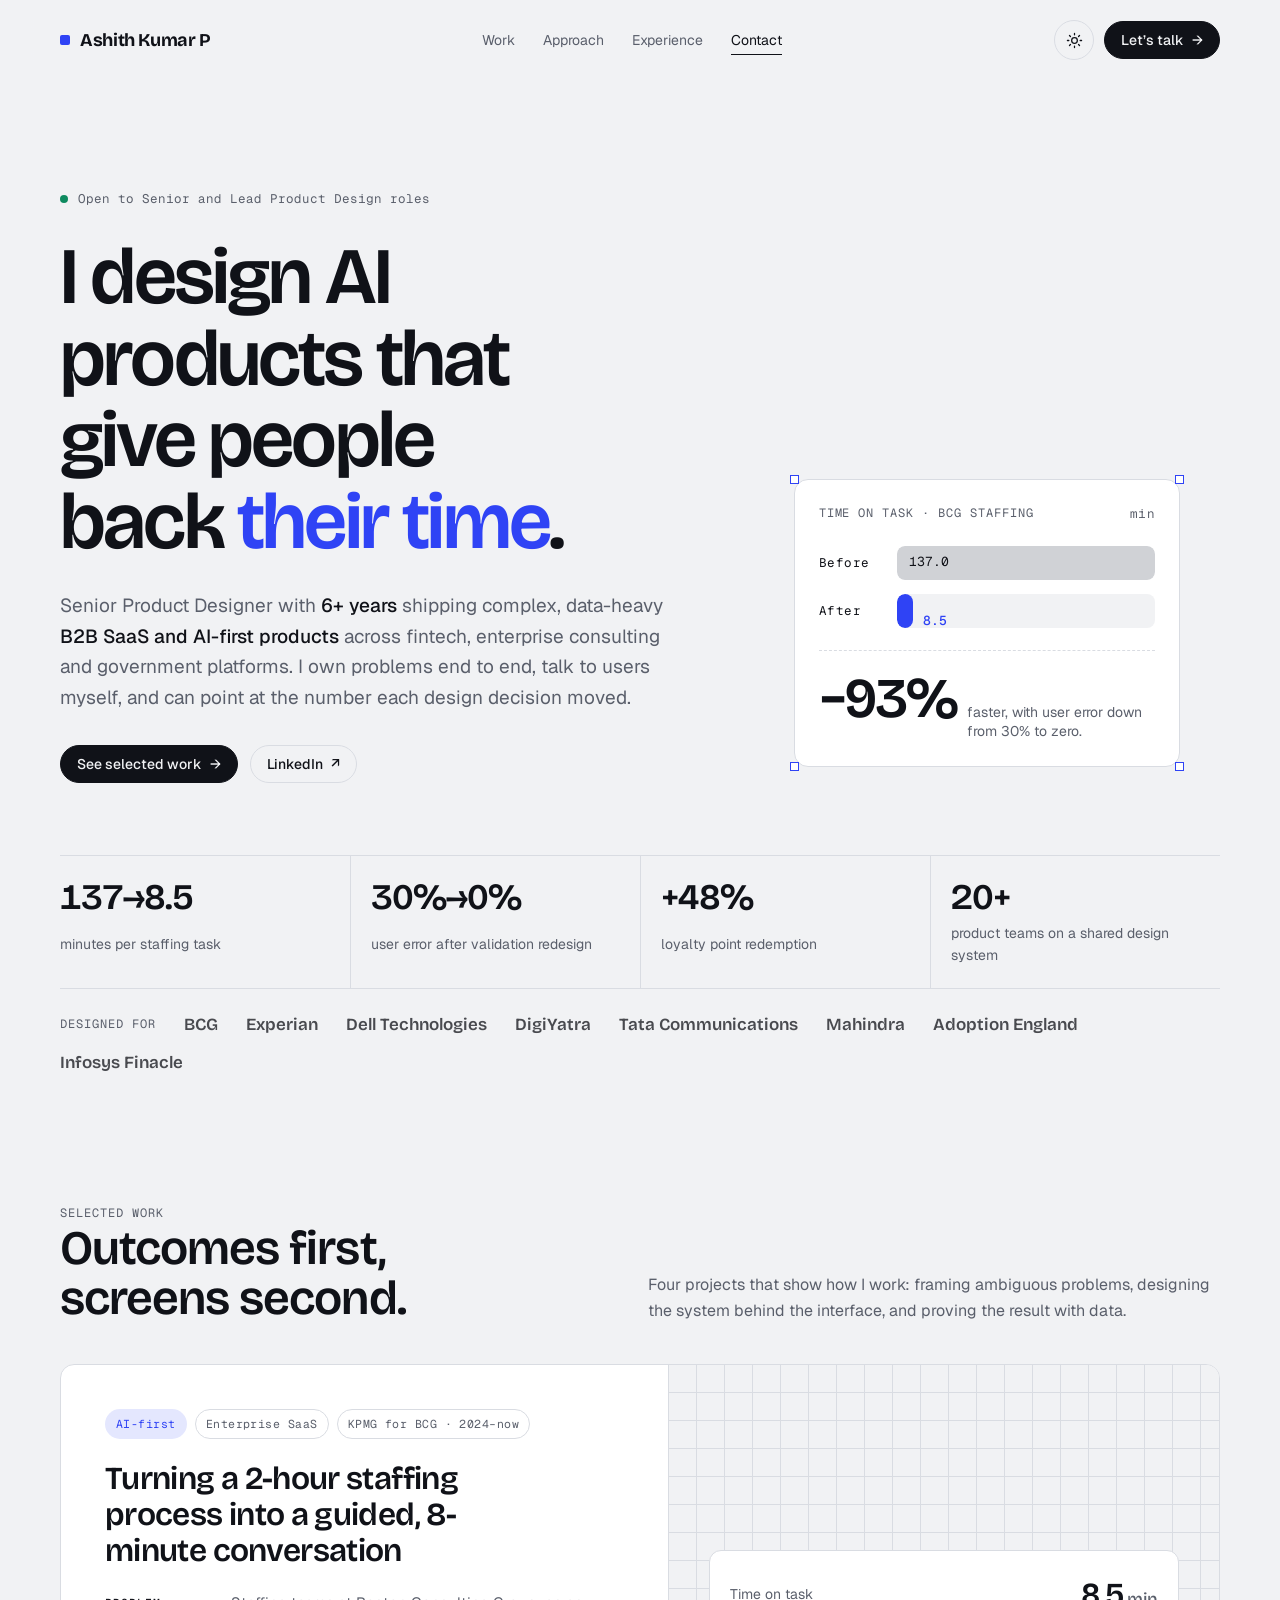
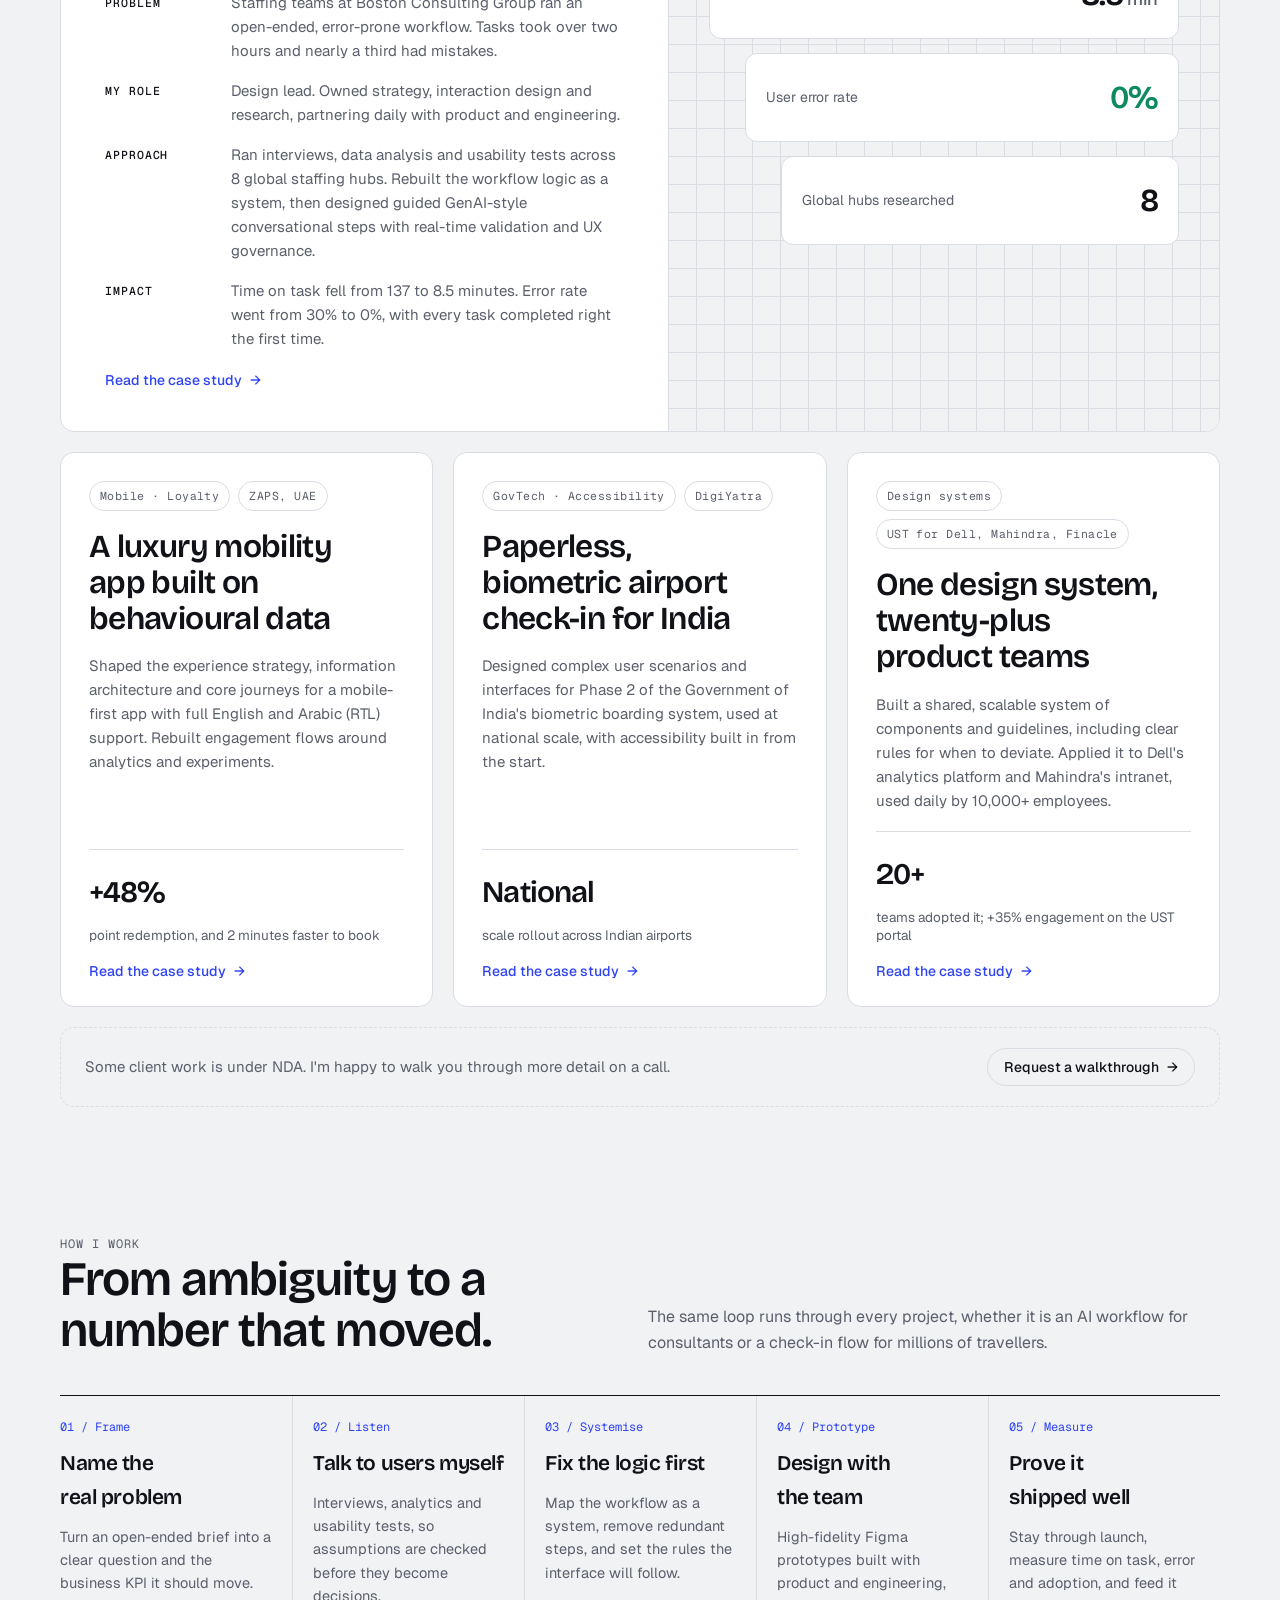
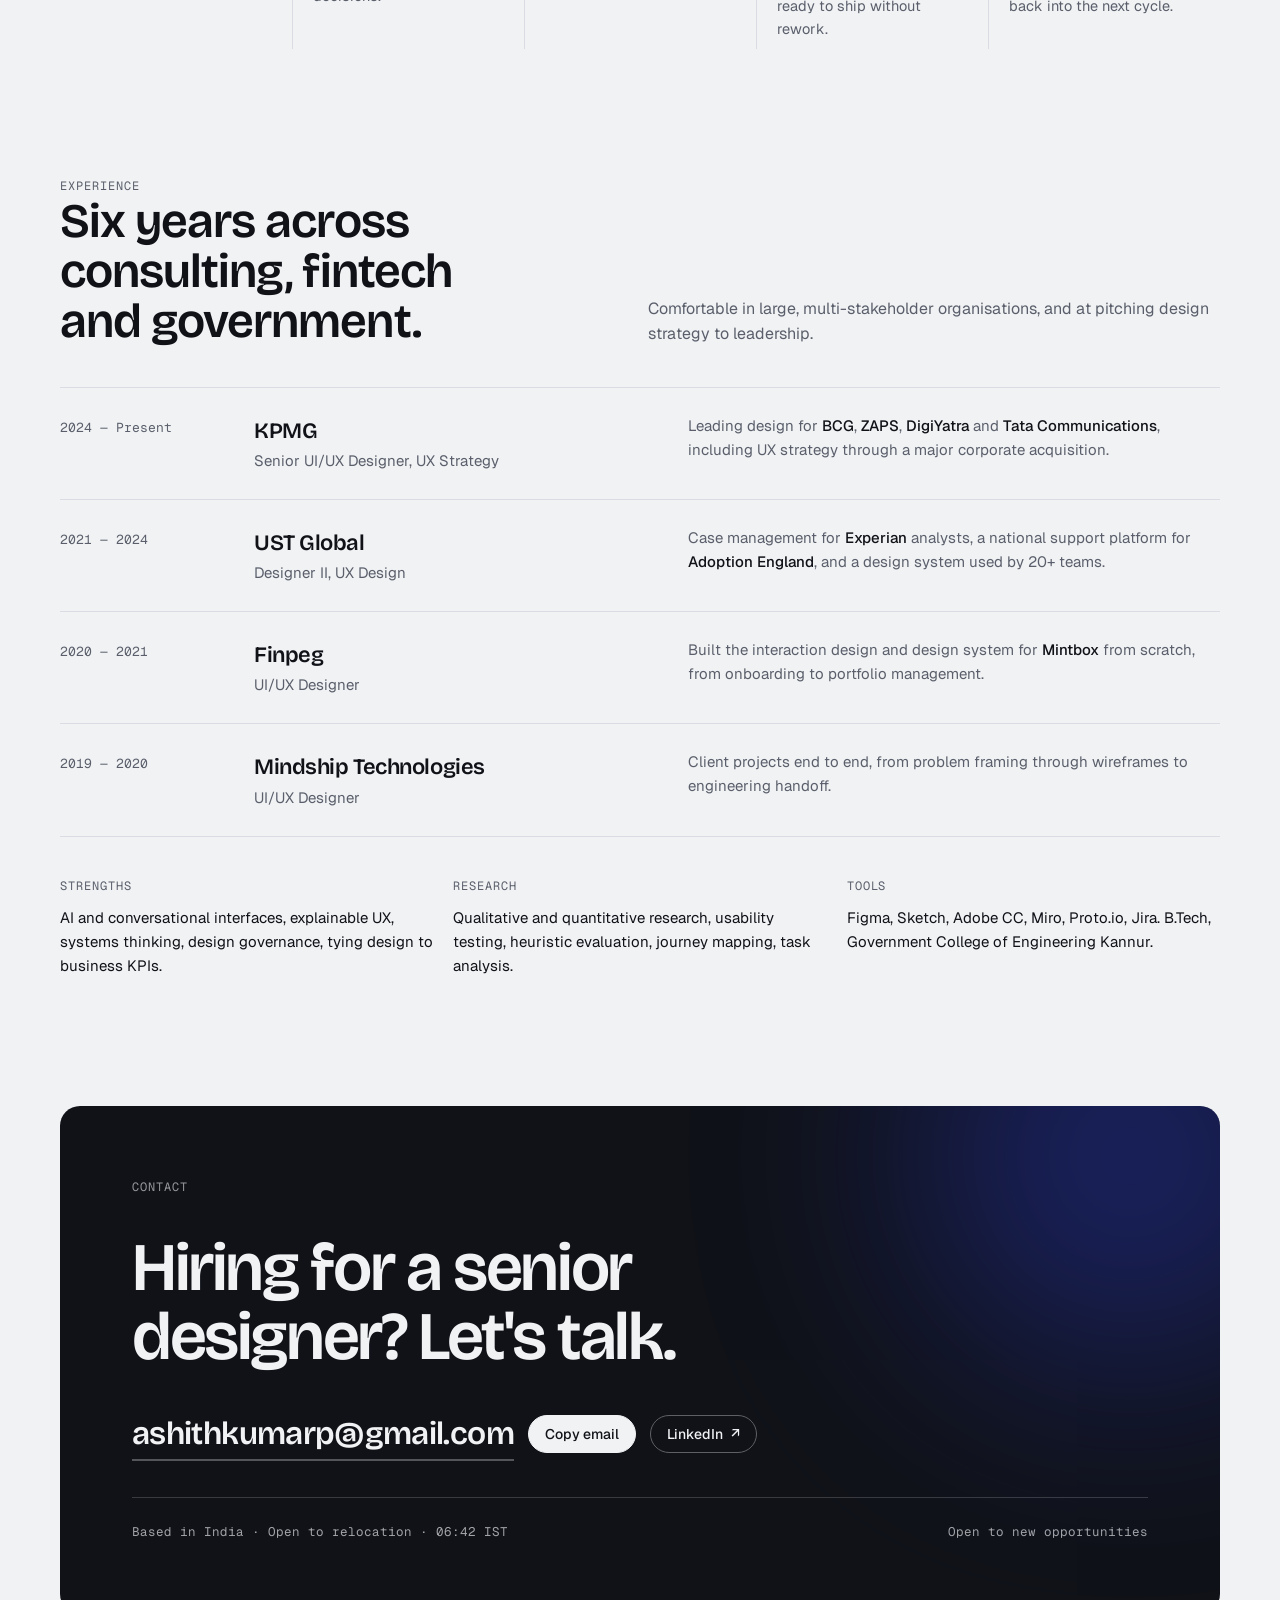
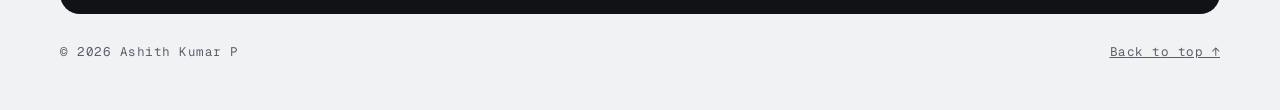
<file: index.html>
<!doctype html>
<html lang="en">
<head>
<meta charset="utf-8">
<meta name="viewport" content="width=device-width, initial-scale=1, viewport-fit=cover">
<title>Ashith Kumar P · Senior Product Designer</title>
<meta name="description" content="Ashith Kumar P, Senior Product Designer. AI-first enterprise products, systems thinking, and design measured in outcomes.">
<meta name="author" content="Ashith Kumar P">
<meta property="og:type" content="website">
<meta property="og:title" content="Ashith Kumar P · Senior Product Designer">
<meta property="og:description" content="Ashith Kumar P, Senior Product Designer. AI-first enterprise products, systems thinking, and design measured in outcomes.">
<meta property="og:image" content="https://ashithkumarp-productdesigner.github.io/images/og.png">
<meta name="twitter:card" content="summary_large_image">
<meta name="theme-color" content="#F1F2F4" media="(prefers-color-scheme: light)">
<meta name="theme-color" content="#0C0E12" media="(prefers-color-scheme: dark)">
<link rel="icon" href="favicon.svg" type="image/svg+xml">
<link rel="preconnect" href="https://fonts.googleapis.com">
<link rel="preconnect" href="https://fonts.gstatic.com" crossorigin>
<link rel="stylesheet" href="https://fonts.googleapis.com/css2?family=Bricolage+Grotesque:opsz,wght@12..96,400;12..96,600;12..96,700&family=Geist:wght@400;500;600&family=Geist+Mono:wght@400;500&display=swap">
<link rel="stylesheet" href="css/style.css">
<script>try{var t=localStorage.getItem('theme');if(t)document.documentElement.dataset.theme=t}catch(e){}</script>
</head>
<body>
<header class="nav" id="nav">
  <div class="wrap nav-in">
    <a class="mark" href="index.html"><i aria-hidden="true"></i>Ashith Kumar P</a>
    <nav class="links" aria-label="Sections">
      <a href="#work">Work</a><a href="#approach">Approach</a><a href="#experience">Experience</a><a href="#contact">Contact</a>
    </nav>
    <div class="nav-right">
      <button class="theme" id="theme" type="button" aria-label="Switch light or dark theme"><svg class="sun" viewBox="0 0 24 24" fill="none" stroke="currentColor" stroke-width="1.8" stroke-linecap="round"><circle cx="12" cy="12" r="4"/><path d="M12 2v2M12 20v2M4.9 4.9l1.4 1.4M17.7 17.7l1.4 1.4M2 12h2M20 12h2M4.9 19.1l1.4-1.4M17.7 6.3l1.4-1.4"/></svg><svg class="moon" viewBox="0 0 24 24" fill="none" stroke="currentColor" stroke-width="1.8" stroke-linecap="round" stroke-linejoin="round"><path d="M20 14.5A8 8 0 0 1 9.5 4 8 8 0 1 0 20 14.5z"/></svg></button>
      <a class="btn" href="#contact">Let’s talk <span class="arr">→</span></a>
    </div>
  </div>
</header>
<main class="wrap" id="top">
  <section class="hero">
    <div>
      <div class="avail rise"><span class="dot" aria-hidden="true"></span>Open to Senior and Lead Product Design roles</div>
      <h1 class="rise d1">I design AI products that give people back <em>their time</em>.</h1>
      <p class="lede rise d2">Senior Product Designer with <b>6+ years</b> shipping complex, data-heavy <b>B2B SaaS and AI-first products</b> across fintech, enterprise consulting and government platforms. I own problems end to end, talk to users myself, and can point at the number each design decision moved.</p>
      <div class="ctas rise d3">
        <a class="btn" href="#work">See selected work <span class="arr">→</span></a>
        <a class="btn ghost" href="https://www.linkedin.com/in/ashith-kumar-p-3ba0b1198" target="_blank" rel="noopener">LinkedIn <span class="arr">↗</span></a>
      </div>
    </div>
    <figure class="spec rise d4" aria-label="Time on task for the BCG staffing workflow fell from 137 minutes to 8.5 minutes">
      <span class="tick tl"></span><span class="tick tr"></span><span class="tick bl"></span><span class="tick br"></span>
      <div class="spec-head"><span class="label">Time on task · BCG staffing</span><span class="mono" style="color:var(--muted)">min</span></div>
      <div class="bar-row"><span class="mono">Before</span><div class="track"><div class="fill before">137.0</div></div></div>
      <div class="bar-row"><span class="mono">After</span><div class="track"><div class="fill after"></div><span class="after-val">8.5</span></div></div>
      <div class="big"><strong data-count="94" data-prefix="−" data-suffix="%">−94%</strong><span>faster, with user error down from 30% to zero.</span></div>
    </figure>
  </section>

  <div class="proof" aria-label="Impact highlights">
    <div><strong>137→8.5</strong><span>minutes per staffing task</span></div>
    <div><strong>30%→0%</strong><span>user error after validation redesign</span></div>
    <div><strong>+48%</strong><span>loyalty point redemption</span></div>
    <div><strong>20+</strong><span>product teams on a shared design system</span></div>
  </div>
  <div class="clients" aria-label="Clients">
    <span class="label">Designed for</span>
    <b>BCG</b><b>Experian</b><b>Dell Technologies</b><b>DigiYatra</b><b>Tata Communications</b><b>Mahindra</b><b>Adoption England</b><b>Infosys Finacle</b>
  </div>

  <section class="block" id="work">
    <div class="sec-head reveal">
      <div><div class="label">Selected work</div><h2>Outcomes first, screens second.</h2></div>
      <p>Four projects that show how I work: framing ambiguous problems, designing the system behind the interface, and proving the result with data.</p>
    </div>

    <article class="case flag reveal">
      <div class="txt">
        <div class="meta"><span class="chip ai">AI-first</span><span class="chip">Enterprise SaaS</span><span class="chip">KPMG for BCG · 2024–now</span></div>
        <h3>Turning a 2-hour staffing process into a guided, 8-minute conversation</h3>
        <ul class="stages">
          <li><b>Problem</b><span>Staffing teams at Boston Consulting Group ran an open-ended, error-prone workflow. Tasks took over two hours and nearly a third had mistakes.</span></li>
          <li><b>My role</b><span>Design lead. Owned strategy, interaction design and research, partnering daily with product and engineering.</span></li>
          <li><b>Approach</b><span>Ran interviews, data analysis and usability tests across 8 global staffing hubs. Rebuilt the workflow logic as a system, then designed guided GenAI-style conversational steps with real-time validation and UX governance.</span></li>
          <li><b>Impact</b><span>Time on task fell from 137 to 8.5 minutes. Error rate went from 30% to 0%, with every task completed right the first time.</span></li>
        </ul>
        <a class="more" href="work/bcg-ai-staffing/index.html">Read the case study <span class="arr">→</span></a>
      </div>
      <div class="vis" aria-hidden="true">
        <div class="kpi"><span>Time on task</span><strong>8.5<small> min</small></strong></div>
        <div class="kpi"><span>User error rate</span><strong class="up">0%</strong></div>
        <div class="kpi"><span>Global hubs researched</span><strong>8</strong></div>
      </div>
    </article>

    <div class="grid3 reveal">
      <article class="case card">
        <div class="meta"><span class="chip">Mobile · Loyalty</span><span class="chip">ZAPS, UAE</span></div>
        <h3>A luxury mobility app built on behavioural data</h3>
        <p>Shaped the experience strategy, information architecture and core journeys for a mobile-first app with full English and Arabic (RTL) support. Rebuilt engagement flows around analytics and experiments.</p>
        <div class="out"><strong>+48%</strong><span>point redemption, and 2 minutes faster to book</span></div>
        <a class="more" href="work/zaps-mobility/index.html">Read the case study <span class="arr">→</span></a>
      </article>
      <article class="case card">
        <div class="meta"><span class="chip">GovTech · Accessibility</span><span class="chip">DigiYatra</span></div>
        <h3>Paperless, biometric airport check-in for India</h3>
        <p>Designed complex user scenarios and interfaces for Phase 2 of the Government of India's biometric boarding system, used at national scale, with accessibility built in from the start.</p>
        <div class="out"><strong>National</strong><span>scale rollout across Indian airports</span></div>
        <a class="more" href="work/digiyatra/index.html">Read the case study <span class="arr">→</span></a>
      </article>
      <article class="case card">
        <div class="meta"><span class="chip">Design systems</span><span class="chip">UST for Dell, Mahindra, Finacle</span></div>
        <h3>One design system, twenty-plus product teams</h3>
        <p>Built a shared, scalable system of components and guidelines, including clear rules for when to deviate. Applied it to Dell's analytics platform and Mahindra's intranet, used daily by 10,000+ employees.</p>
        <div class="out"><strong>20+</strong><span>teams adopted it; +35% engagement on the UST portal</span></div>
        <a class="more" href="work/design-system/index.html">Read the case study <span class="arr">→</span></a>
      </article>
    </div>
    <div class="nda">
      <span>Some client work is under NDA. I'm happy to walk you through more detail on a call.</span>
      <a class="btn ghost" href="#contact">Request a walkthrough <span class="arr">→</span></a>
    </div>
  </section>

  <section class="block" id="approach">
    <div class="sec-head reveal">
      <div><div class="label">How I work</div><h2>From ambiguity to a number that moved.</h2></div>
      <p>The same loop runs through every project, whether it is an AI workflow for consultants or a check-in flow for millions of travellers.</p>
    </div>
    <ol class="steps reveal">
      <li><span class="n">01 / Frame</span><h3>Name the real problem</h3><p>Turn an open-ended brief into a clear question and the business KPI it should move.</p></li>
      <li><span class="n">02 / Listen</span><h3>Talk to users myself</h3><p>Interviews, analytics and usability tests, so assumptions are checked before they become decisions.</p></li>
      <li><span class="n">03 / Systemise</span><h3>Fix the logic first</h3><p>Map the workflow as a system, remove redundant steps, and set the rules the interface will follow.</p></li>
      <li><span class="n">04 / Prototype</span><h3>Design with the team</h3><p>High-fidelity Figma prototypes built with product and engineering, ready to ship without rework.</p></li>
      <li><span class="n">05 / Measure</span><h3>Prove it shipped well</h3><p>Stay through launch, measure time on task, error and adoption, and feed it back into the next cycle.</p></li>
    </ol>
  </section>

  <section class="block" id="experience">
    <div class="sec-head reveal">
      <div><div class="label">Experience</div><h2>Six years across consulting, fintech and government.</h2></div>
      <p>Comfortable in large, multi-stakeholder organisations, and at pitching design strategy to leadership.</p>
    </div>
    <ul class="xp reveal">
      <li><span class="when">2024 — Present</span><div><h3>KPMG</h3><div class="role">Senior UI/UX Designer, UX Strategy</div></div><p>Leading design for <b>BCG</b>, <b>ZAPS</b>, <b>DigiYatra</b> and <b>Tata Communications</b>, including UX strategy through a major corporate acquisition.</p></li>
      <li><span class="when">2021 — 2024</span><div><h3>UST Global</h3><div class="role">Designer II, UX Design</div></div><p>Case management for <b>Experian</b> analysts, a national support platform for <b>Adoption England</b>, and a design system used by 20+ teams.</p></li>
      <li><span class="when">2020 — 2021</span><div><h3>Finpeg</h3><div class="role">UI/UX Designer</div></div><p>Built the interaction design and design system for <b>Mintbox</b> from scratch, from onboarding to portfolio management.</p></li>
      <li><span class="when">2019 — 2020</span><div><h3>Mindship Technologies</h3><div class="role">UI/UX Designer</div></div><p>Client projects end to end, from problem framing through wireframes to engineering handoff.</p></li>
    </ul>
    <div class="kit reveal">
      <div><span class="label">Strengths</span><p>AI and conversational interfaces, explainable UX, systems thinking, design governance, tying design to business KPIs.</p></div>
      <div><span class="label">Research</span><p>Qualitative and quantitative research, usability testing, heuristic evaluation, journey mapping, task analysis.</p></div>
      <div><span class="label">Tools</span><p>Figma, Sketch, Adobe CC, Miro, Proto.io, Jira. B.Tech, Government College of Engineering Kannur.</p></div>
    </div>
  </section>

  <section class="contact" id="contact">
    <span class="glow" id="glow" aria-hidden="true"></span>
    <span class="label">Contact</span>
    <h2>Hiring for a senior designer? Let's talk.</h2>
    <div class="mailrow">
      <a class="mail" href="mailto:ashithkumarp@gmail.com">ashithkumarp@gmail.com</a>
      <button class="btn" id="copy" type="button">Copy email</button>
      <a class="btn ghost" href="https://www.linkedin.com/in/ashith-kumar-p-3ba0b1198" target="_blank" rel="noopener">LinkedIn <span class="arr">↗</span></a>
    </div>
    <div class="contact-foot">
      <span>Based in India · Open to relocation · <span id="clock">IST</span></span>
      <span>Open to new opportunities</span>
    </div>
  </section>

  <footer class="mono"><span>© <span data-year>2026</span> Ashith Kumar P</span><a href="#top">Back to top ↑</a></footer>
</main>
<script src="js/main.js" defer></script>
</body>
</html>
</file>
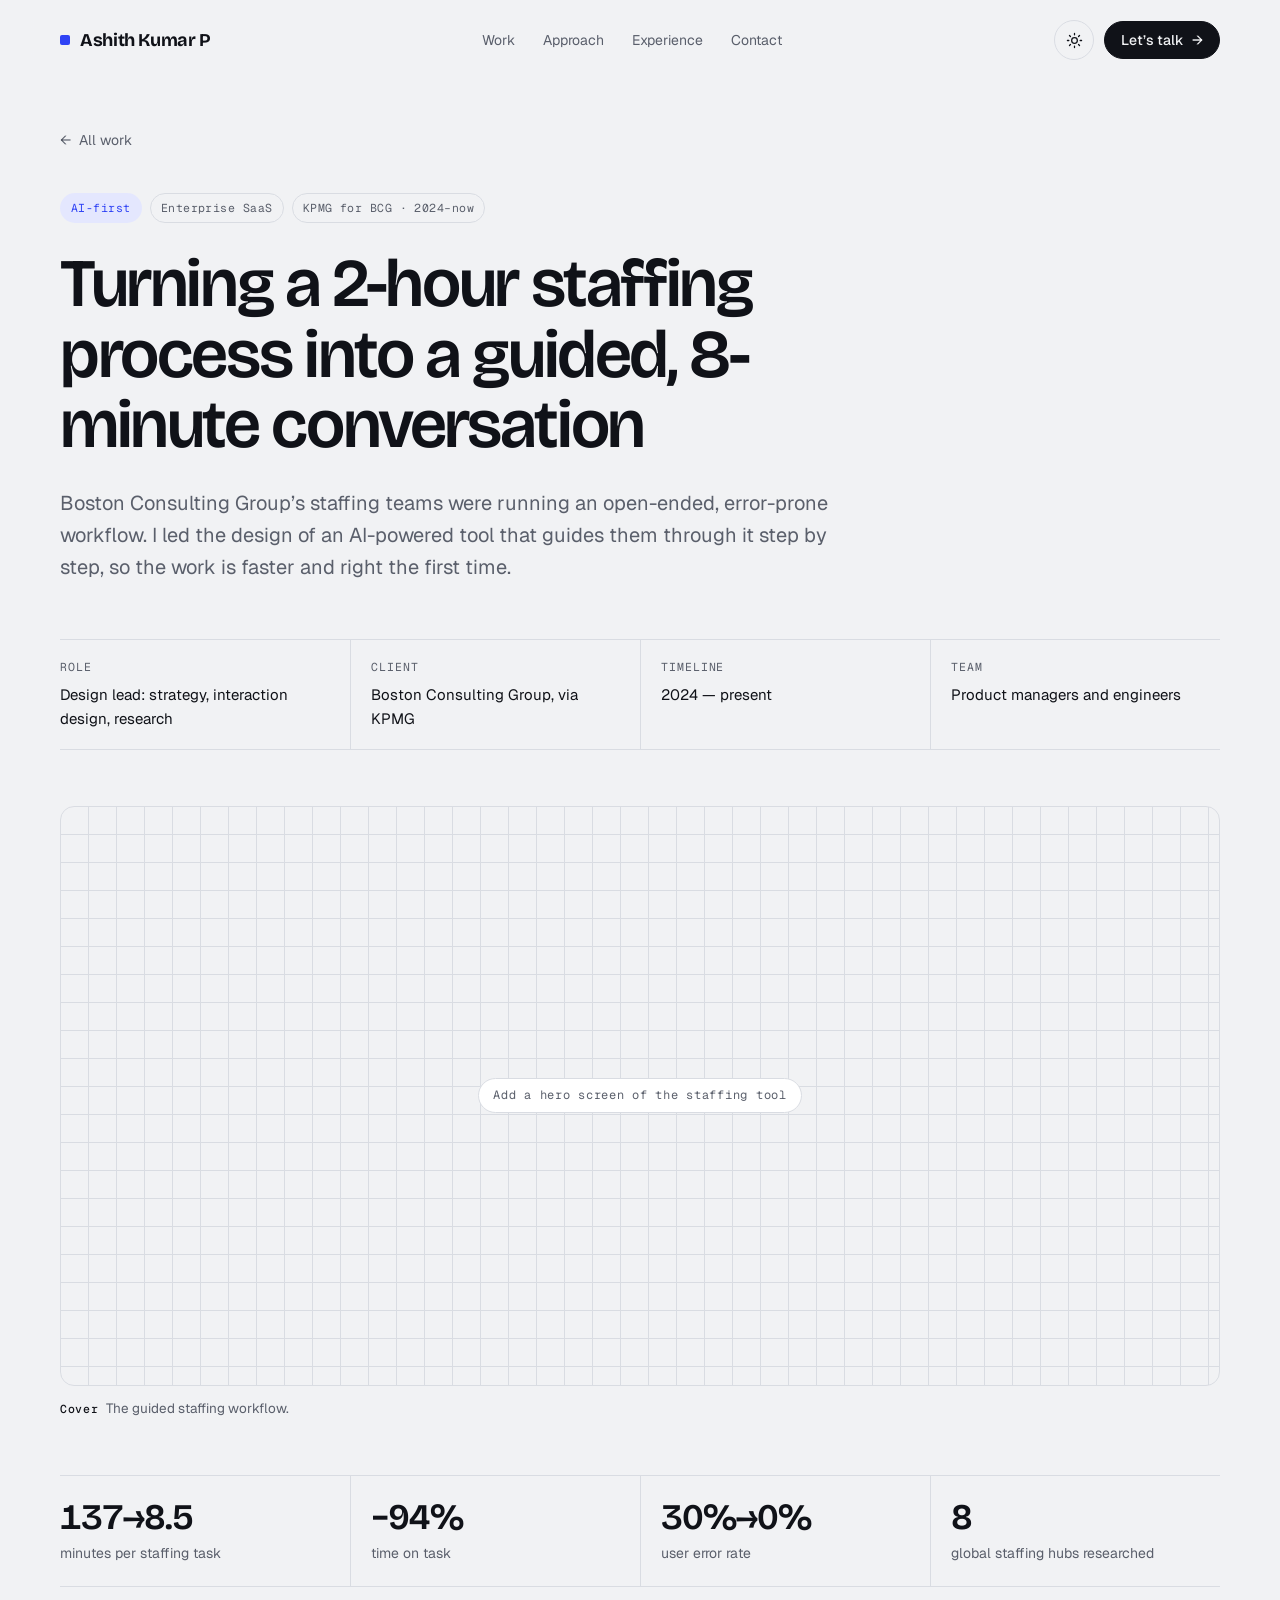
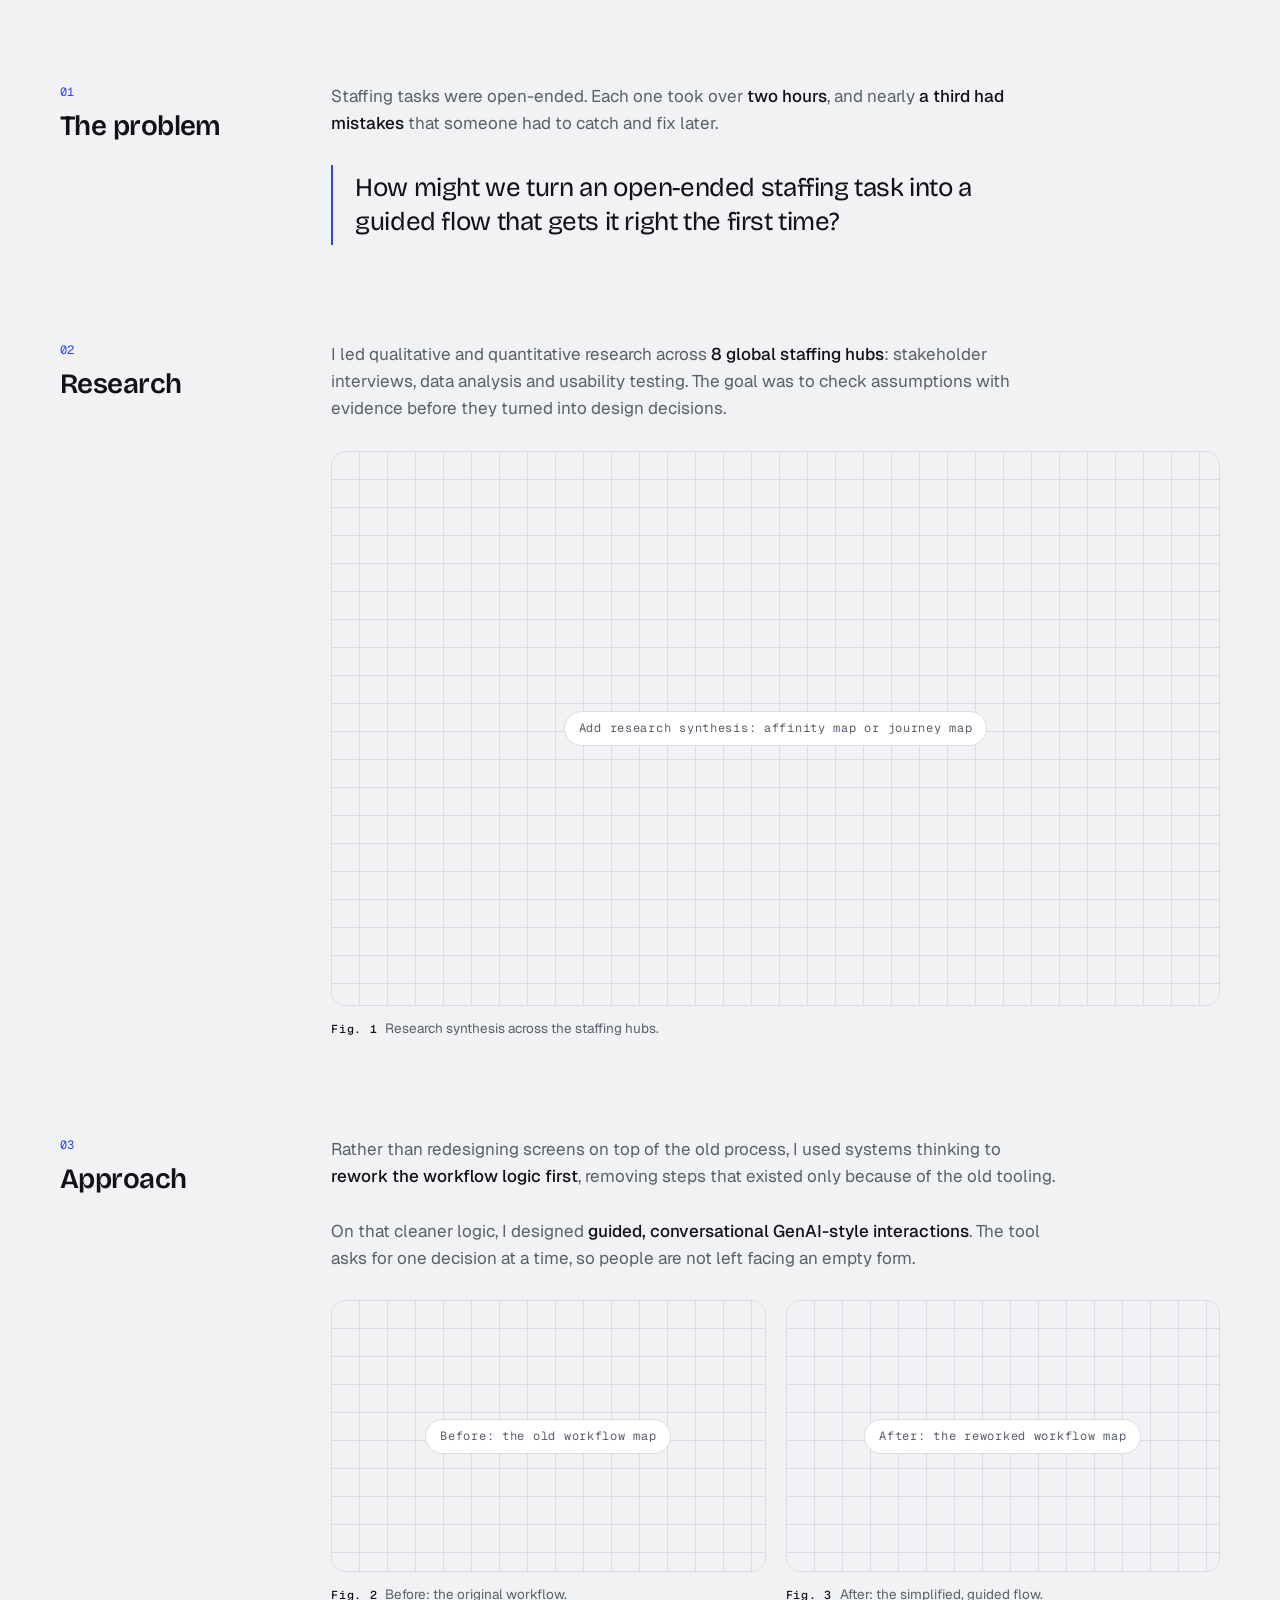
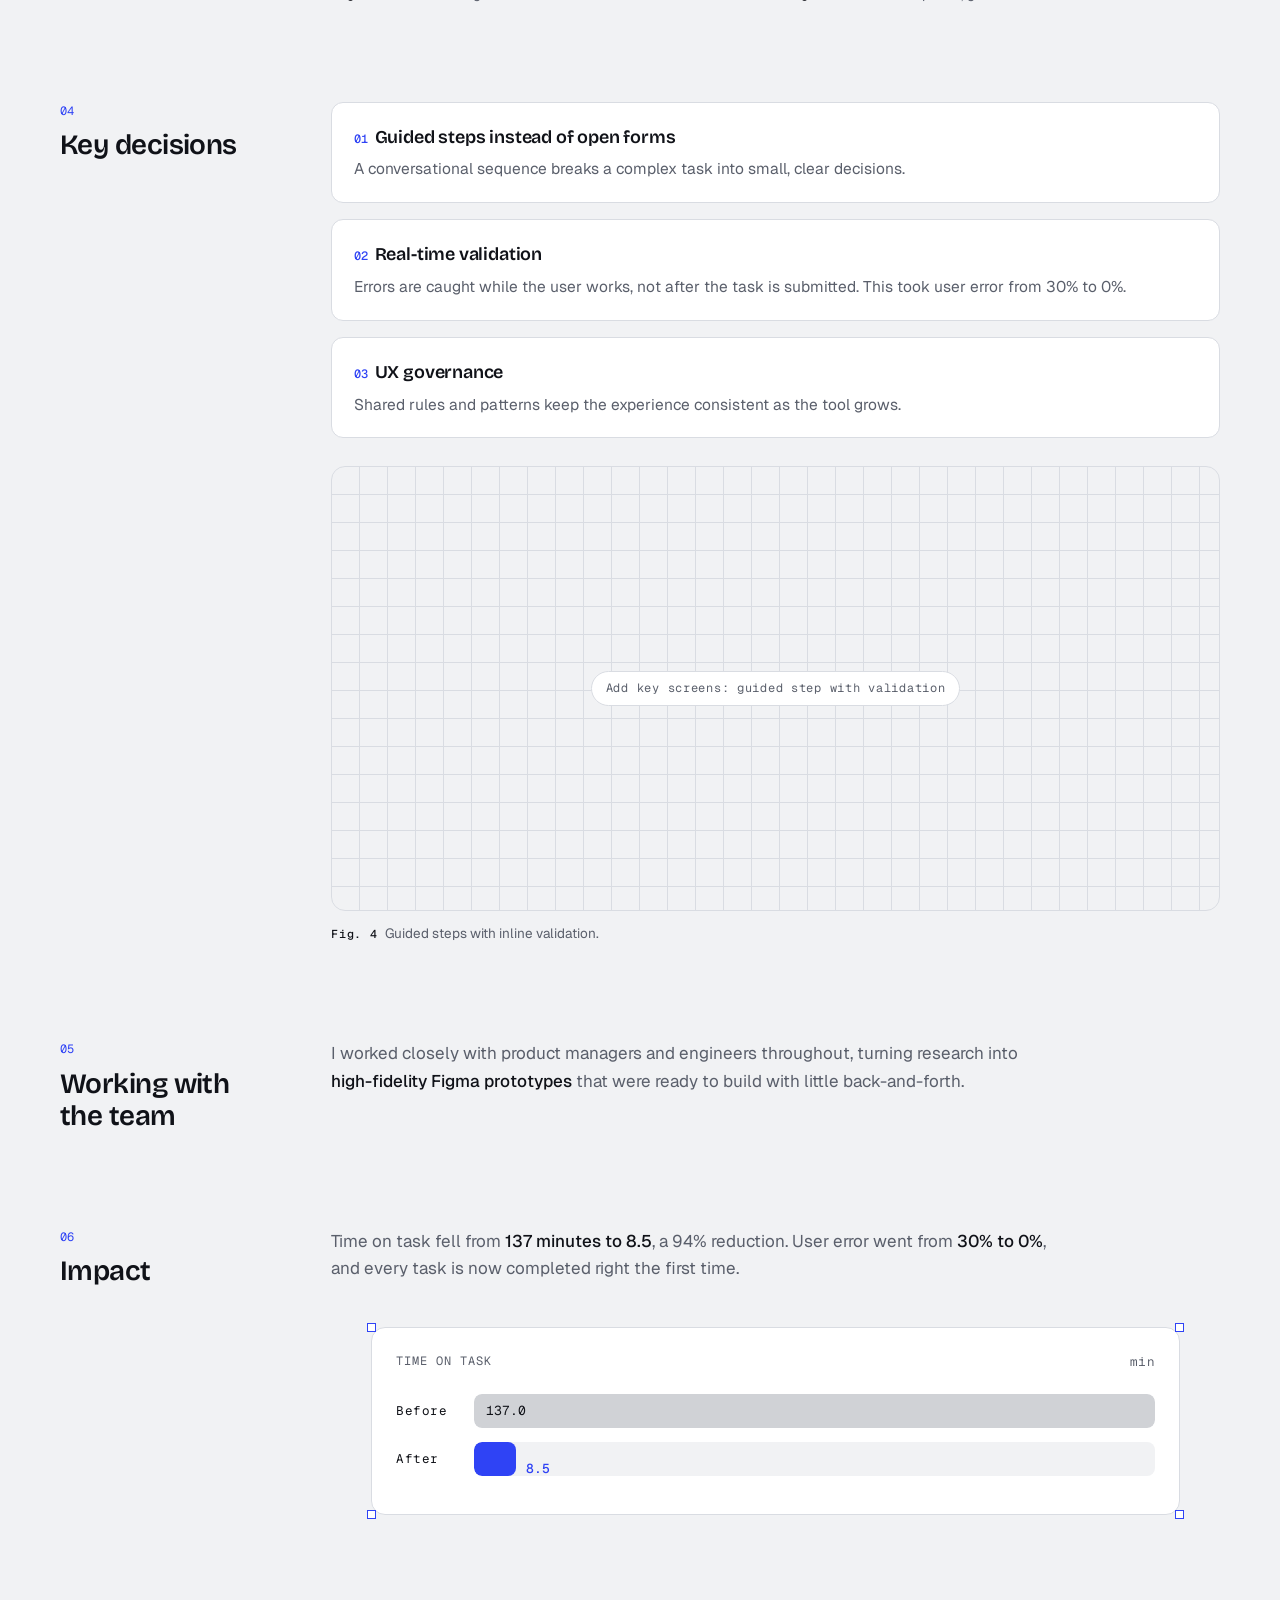
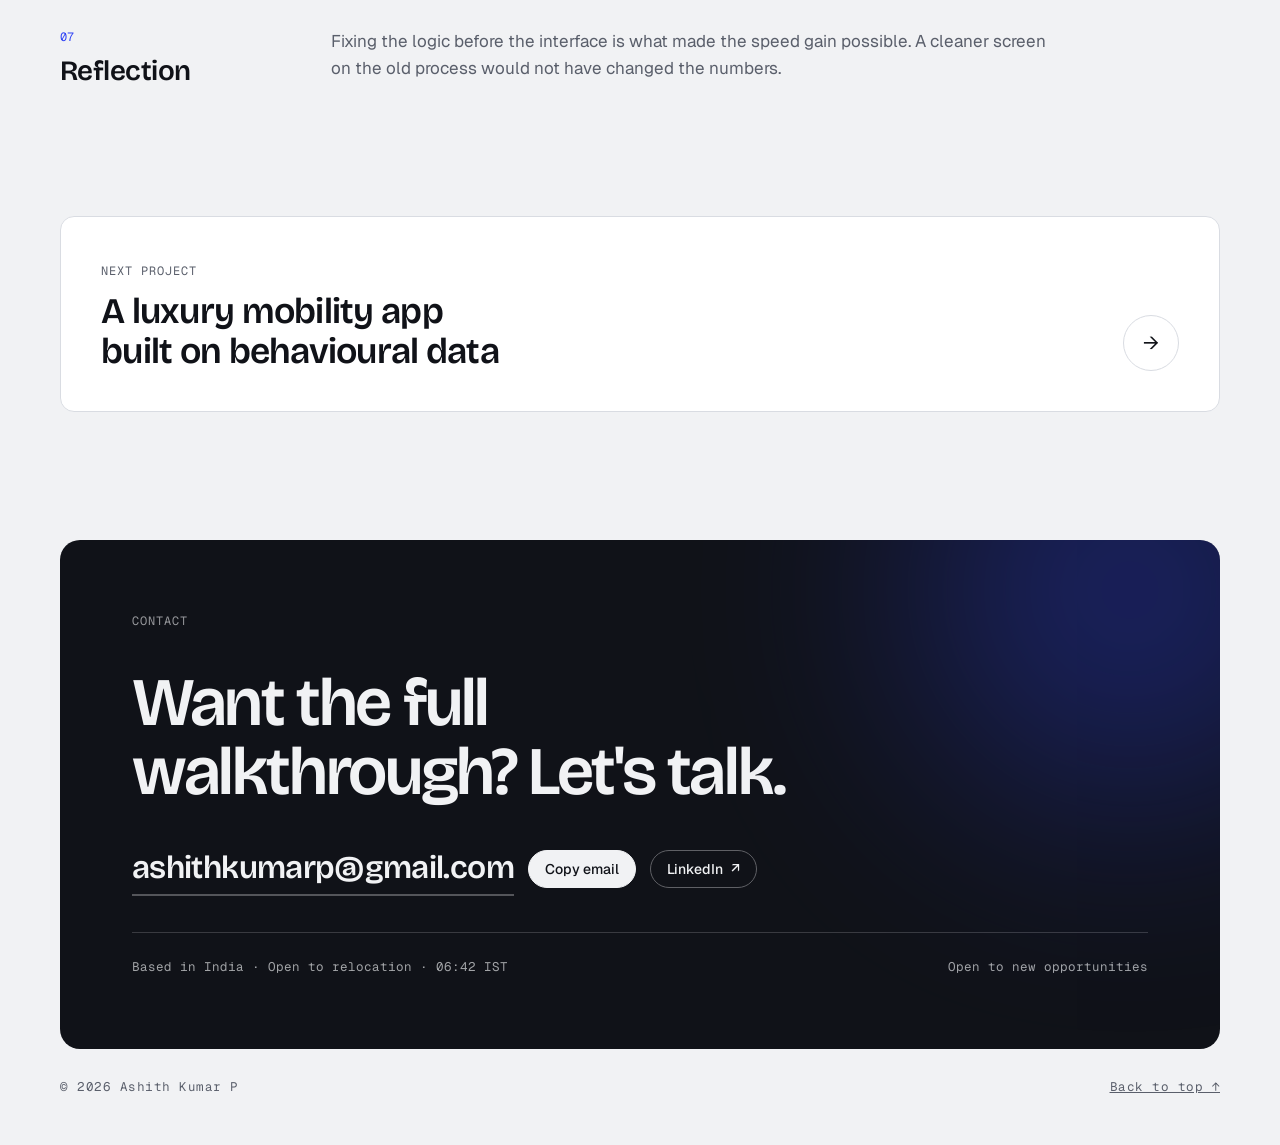
<file: work/bcg-ai-staffing/index.html>
<!doctype html>
<html lang="en">
<head>
<meta charset="utf-8">
<meta name="viewport" content="width=device-width, initial-scale=1, viewport-fit=cover">
<title>BCG AI staffing · Ashith Kumar P</title>
<meta name="description" content="Case study: designing an AI-powered staffing workflow for Boston Consulting Group that cut time on task from 137 to 8.5 minutes and user error to zero.">
<meta name="author" content="Ashith Kumar P">
<meta property="og:type" content="website">
<meta property="og:title" content="BCG AI staffing · Ashith Kumar P">
<meta property="og:description" content="Case study: designing an AI-powered staffing workflow for Boston Consulting Group that cut time on task from 137 to 8.5 minutes and user error to zero.">
<meta property="og:image" content="https://ashithkumarp-productdesigner.github.io/images/og.png">
<meta name="twitter:card" content="summary_large_image">
<meta name="theme-color" content="#F1F2F4" media="(prefers-color-scheme: light)">
<meta name="theme-color" content="#0C0E12" media="(prefers-color-scheme: dark)">
<link rel="icon" href="../../favicon.svg" type="image/svg+xml">
<link rel="preconnect" href="https://fonts.googleapis.com">
<link rel="preconnect" href="https://fonts.gstatic.com" crossorigin>
<link rel="stylesheet" href="https://fonts.googleapis.com/css2?family=Bricolage+Grotesque:opsz,wght@12..96,400;12..96,600;12..96,700&family=Geist:wght@400;500;600&family=Geist+Mono:wght@400;500&display=swap">
<link rel="stylesheet" href="../../css/style.css">
<script>try{var t=localStorage.getItem('theme');if(t)document.documentElement.dataset.theme=t}catch(e){}</script>
</head>
<body>
<header class="nav" id="nav">
  <div class="wrap nav-in">
    <a class="mark" href="../../index.html"><i aria-hidden="true"></i>Ashith Kumar P</a>
    <nav class="links" aria-label="Sections">
      <a href="../../#work">Work</a><a href="../../#approach">Approach</a><a href="../../#experience">Experience</a><a href="../../#contact">Contact</a>
    </nav>
    <div class="nav-right">
      <button class="theme" id="theme" type="button" aria-label="Switch light or dark theme"><svg class="sun" viewBox="0 0 24 24" fill="none" stroke="currentColor" stroke-width="1.8" stroke-linecap="round"><circle cx="12" cy="12" r="4"/><path d="M12 2v2M12 20v2M4.9 4.9l1.4 1.4M17.7 17.7l1.4 1.4M2 12h2M20 12h2M4.9 19.1l1.4-1.4M17.7 6.3l1.4-1.4"/></svg><svg class="moon" viewBox="0 0 24 24" fill="none" stroke="currentColor" stroke-width="1.8" stroke-linecap="round" stroke-linejoin="round"><path d="M20 14.5A8 8 0 0 1 9.5 4 8 8 0 1 0 20 14.5z"/></svg></button>
      <a class="btn" href="../../#contact">Let’s talk <span class="arr">→</span></a>
    </div>
  </div>
</header>

<main class="wrap" id="top">
  <a class="crumb" href="../../index.html#work"><span class="arr">←</span> All work</a>

  <section class="cs-head">
    <div class="meta rise"><span class="chip ai">AI-first</span><span class="chip">Enterprise SaaS</span><span class="chip">KPMG for BCG · 2024–now</span></div>
    <h1 class="rise d1">Turning a 2-hour staffing process into a guided, 8-minute conversation</h1>
    <p class="lede rise d2">Boston Consulting Group’s staffing teams were running an open-ended, error-prone workflow. I led the design of an AI-powered tool that guides them through it step by step, so the work is faster and right the first time.</p>
  </section>

  <dl class="facts rise d3"><div><dt>Role</dt><dd>Design lead: strategy, interaction design, research</dd></div><div><dt>Client</dt><dd>Boston Consulting Group, via KPMG</dd></div><div><dt>Timeline</dt><dd>2024 — present</dd></div><div><dt>Team</dt><dd>Product managers and engineers</dd></div></dl>

  <div class="rise d4" style="margin-top:clamp(32px,5vw,56px)">
        <figure class="shot wide">
          <!-- IMAGE: put your file in this project's images folder, then add inside the div below:
               <img src="images/your-file.png" alt="Describe the image" loading="lazy"> -->
          <div class="frame" data-label="Add a hero screen of the staffing tool"></div>
          <figcaption><b>Cover</b>The guided staffing workflow.</figcaption>
        </figure>
  </div>

  <div class="proof reveal" style="margin-top:clamp(32px,5vw,56px)" aria-label="Outcomes"><div><strong>137→8.5</strong><span>minutes per staffing task</span></div><div><strong>−94%</strong><span>time on task</span></div><div><strong>30%→0%</strong><span>user error rate</span></div><div><strong>8</strong><span>global staffing hubs researched</span></div></div>

  <div class="chapters">
    <section class="chapter reveal">
      <div class="side"><span class="n">01</span><h2>The problem</h2></div>
      <div class="body">
        <p>Staffing tasks were open-ended. Each one took over <b>two hours</b>, and nearly <b>a third had mistakes</b> that someone had to catch and fix later.</p>
        <blockquote class="pull">How might we turn an open-ended staffing task into a guided flow that gets it right the first time?</blockquote>
      </div>
    </section>
    <section class="chapter reveal">
      <div class="side"><span class="n">02</span><h2>Research</h2></div>
      <div class="body">
        <p>I led qualitative and quantitative research across <b>8 global staffing hubs</b>: stakeholder interviews, data analysis and usability testing. The goal was to check assumptions with evidence before they turned into design decisions.</p>
        <!-- EDIT: add 2–3 key insights from the research here, e.g. <ul class="bullets"><li><b>Insight.</b> What it meant for the design.</li></ul> -->
        <figure class="shot">
          <!-- IMAGE: put your file in this project's images folder, then add inside the div below:
               <img src="images/your-file.png" alt="Describe the image" loading="lazy"> -->
          <div class="frame" data-label="Add research synthesis: affinity map or journey map"></div>
          <figcaption><b>Fig. 1</b>Research synthesis across the staffing hubs.</figcaption>
        </figure>
      </div>
    </section>
    <section class="chapter reveal">
      <div class="side"><span class="n">03</span><h2>Approach</h2></div>
      <div class="body">
        <p>Rather than redesigning screens on top of the old process, I used systems thinking to <b>rework the workflow logic first</b>, removing steps that existed only because of the old tooling.</p><p>On that cleaner logic, I designed <b>guided, conversational GenAI-style interactions</b>. The tool asks for one decision at a time, so people are not left facing an empty form.</p>
        <div class="pair"><figure class="shot">
          <!-- IMAGE: put your file in this project's images folder, then add inside the div below:
               <img src="images/your-file.png" alt="Describe the image" loading="lazy"> -->
          <div class="frame" data-label="Before: the old workflow map"></div>
          <figcaption><b>Fig. 2</b>Before: the original workflow.</figcaption>
        </figure><figure class="shot">
          <!-- IMAGE: put your file in this project's images folder, then add inside the div below:
               <img src="images/your-file.png" alt="Describe the image" loading="lazy"> -->
          <div class="frame" data-label="After: the reworked workflow map"></div>
          <figcaption><b>Fig. 3</b>After: the simplified, guided flow.</figcaption>
        </figure></div>
      </div>
    </section>
    <section class="chapter reveal">
      <div class="side"><span class="n">04</span><h2>Key decisions</h2></div>
      <div class="body">
        <ul class="decisions">
          <li><b>Guided steps instead of open forms</b><span>A conversational sequence breaks a complex task into small, clear decisions.</span></li>
          <li><b>Real-time validation</b><span>Errors are caught while the user works, not after the task is submitted. This took user error from 30% to 0%.</span></li>
          <li><b>UX governance</b><span>Shared rules and patterns keep the experience consistent as the tool grows.</span></li>
        </ul>
        <figure class="shot wide">
          <!-- IMAGE: put your file in this project's images folder, then add inside the div below:
               <img src="images/your-file.png" alt="Describe the image" loading="lazy"> -->
          <div class="frame" data-label="Add key screens: guided step with validation"></div>
          <figcaption><b>Fig. 4</b>Guided steps with inline validation.</figcaption>
        </figure>
      </div>
    </section>
    <section class="chapter reveal">
      <div class="side"><span class="n">05</span><h2>Working with the team</h2></div>
      <div class="body">
        <p>I worked closely with product managers and engineers throughout, turning research into <b>high-fidelity Figma prototypes</b> that were ready to build with little back-and-forth.</p>
      </div>
    </section>
    <section class="chapter reveal">
      <div class="side"><span class="n">06</span><h2>Impact</h2></div>
      <div class="body">
        <p>Time on task fell from <b>137 minutes to 8.5</b>, a 94% reduction. User error went from <b>30% to 0%</b>, and every task is now completed right the first time.</p>
        <figure class="spec" aria-label="Time on task fell from 137 minutes to 8.5 minutes">
          <span class="tick tl"></span><span class="tick tr"></span><span class="tick bl"></span><span class="tick br"></span>
          <div class="spec-head"><span class="label">Time on task</span><span class="mono" style="color:var(--muted)">min</span></div>
          <div class="bar-row"><span class="mono">Before</span><div class="track"><div class="fill before">137.0</div></div></div>
          <div class="bar-row"><span class="mono">After</span><div class="track"><div class="fill after"></div><span class="after-val">8.5</span></div></div>
        </figure>
        <!-- EDIT: add a quote from a stakeholder or user here if you have one:
        <blockquote class="pull">“Quote.” <span class="label">Name, role</span></blockquote> -->
      </div>
    </section>
    <section class="chapter reveal">
      <div class="side"><span class="n">07</span><h2>Reflection</h2></div>
      <div class="body">
        <p>Fixing the logic before the interface is what made the speed gain possible. A cleaner screen on the old process would not have changed the numbers.</p>
        <!-- EDIT: add what you learned or would do next. -->
      </div>
    </section>
  </div>

  <a class="case next reveal" href="../zaps-mobility/index.html">
    <div><span class="label">Next project</span><h3>A luxury mobility app built on behavioural data</h3></div>
    <span class="go" aria-hidden="true">→</span>
  </a>

  <section class="contact" id="contact">
    <span class="glow" id="glow" aria-hidden="true"></span>
    <span class="label">Contact</span>
    <h2>Want the full walkthrough? Let's talk.</h2>
    <div class="mailrow">
      <a class="mail" href="mailto:ashithkumarp@gmail.com">ashithkumarp@gmail.com</a>
      <button class="btn" id="copy" type="button">Copy email</button>
      <a class="btn ghost" href="https://www.linkedin.com/in/ashith-kumar-p-3ba0b1198" target="_blank" rel="noopener">LinkedIn <span class="arr">↗</span></a>
    </div>
    <div class="contact-foot">
      <span>Based in India · Open to relocation · <span id="clock">IST</span></span>
      <span>Open to new opportunities</span>
    </div>
  </section>

  <footer class="mono"><span>© <span data-year>2026</span> Ashith Kumar P</span><a href="#top">Back to top ↑</a></footer>
</main>
<script src="../../js/main.js" defer></script>
</body>
</html>
</file>
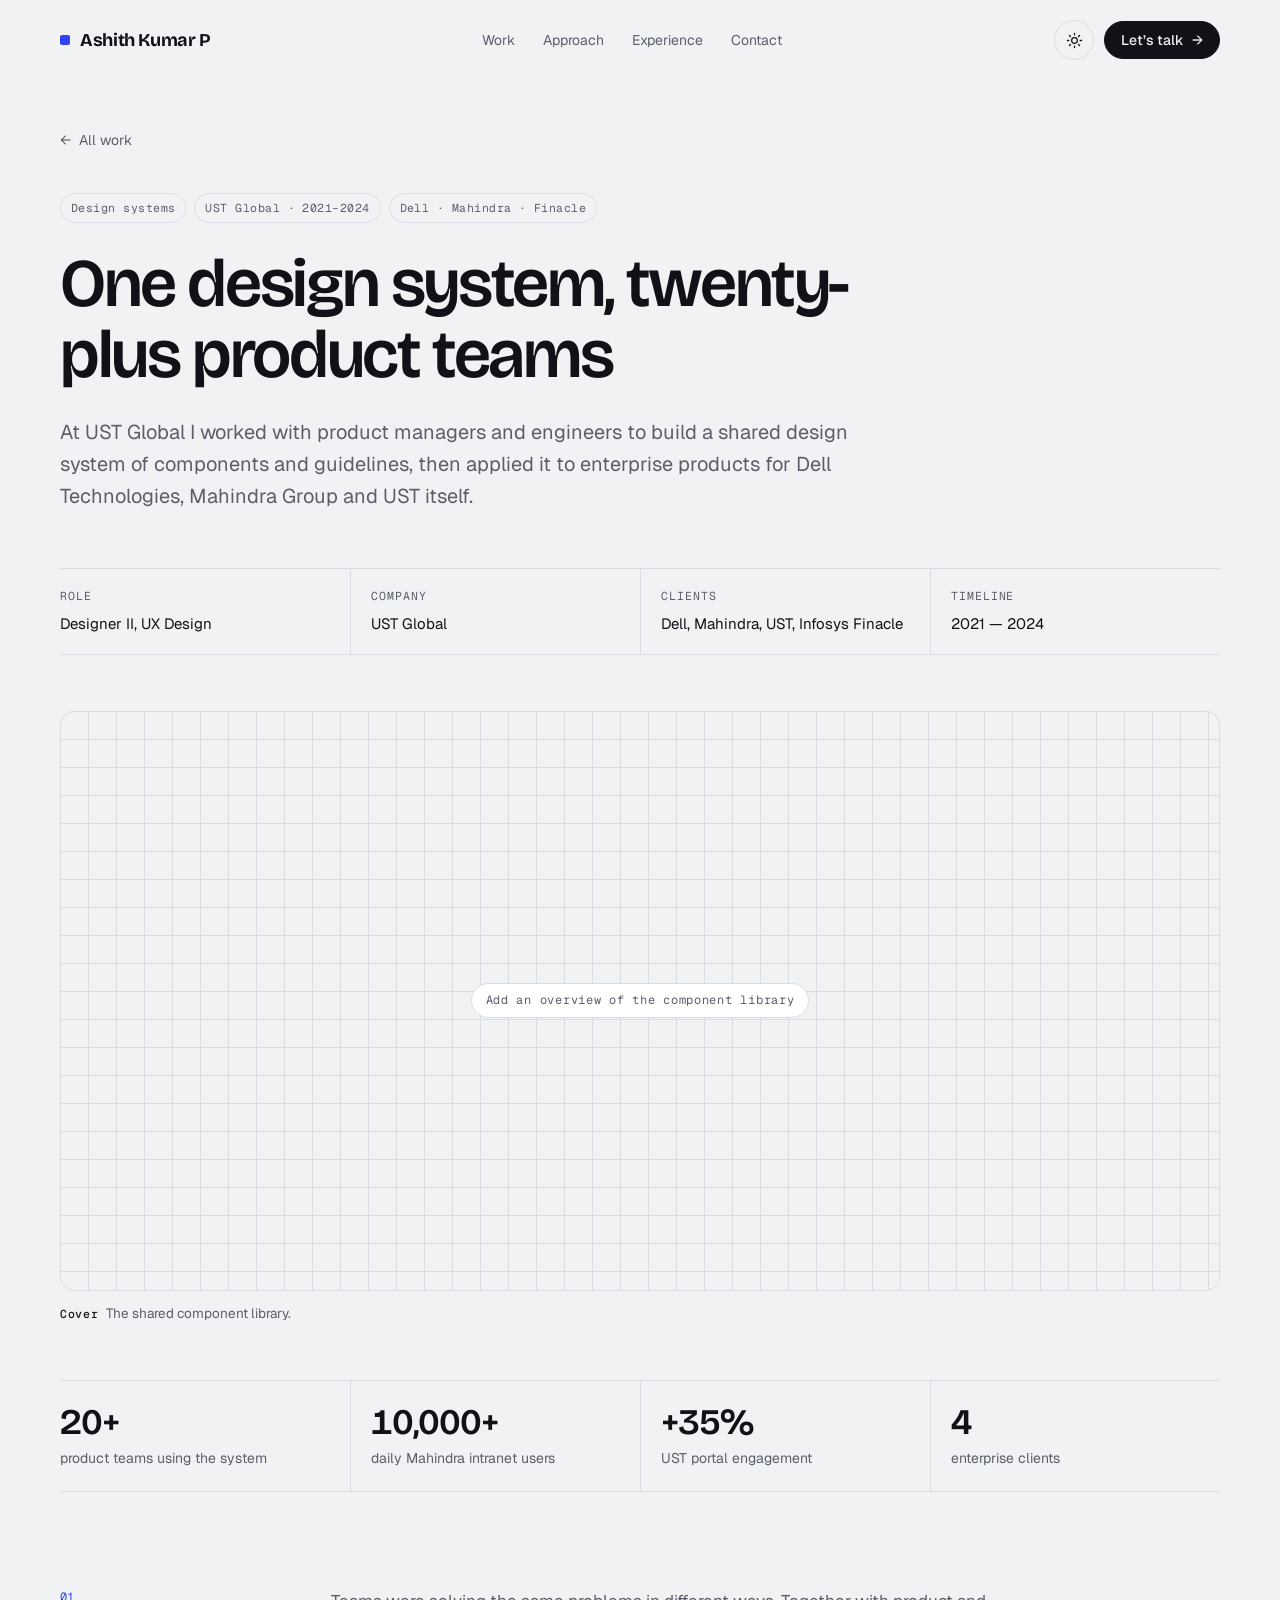
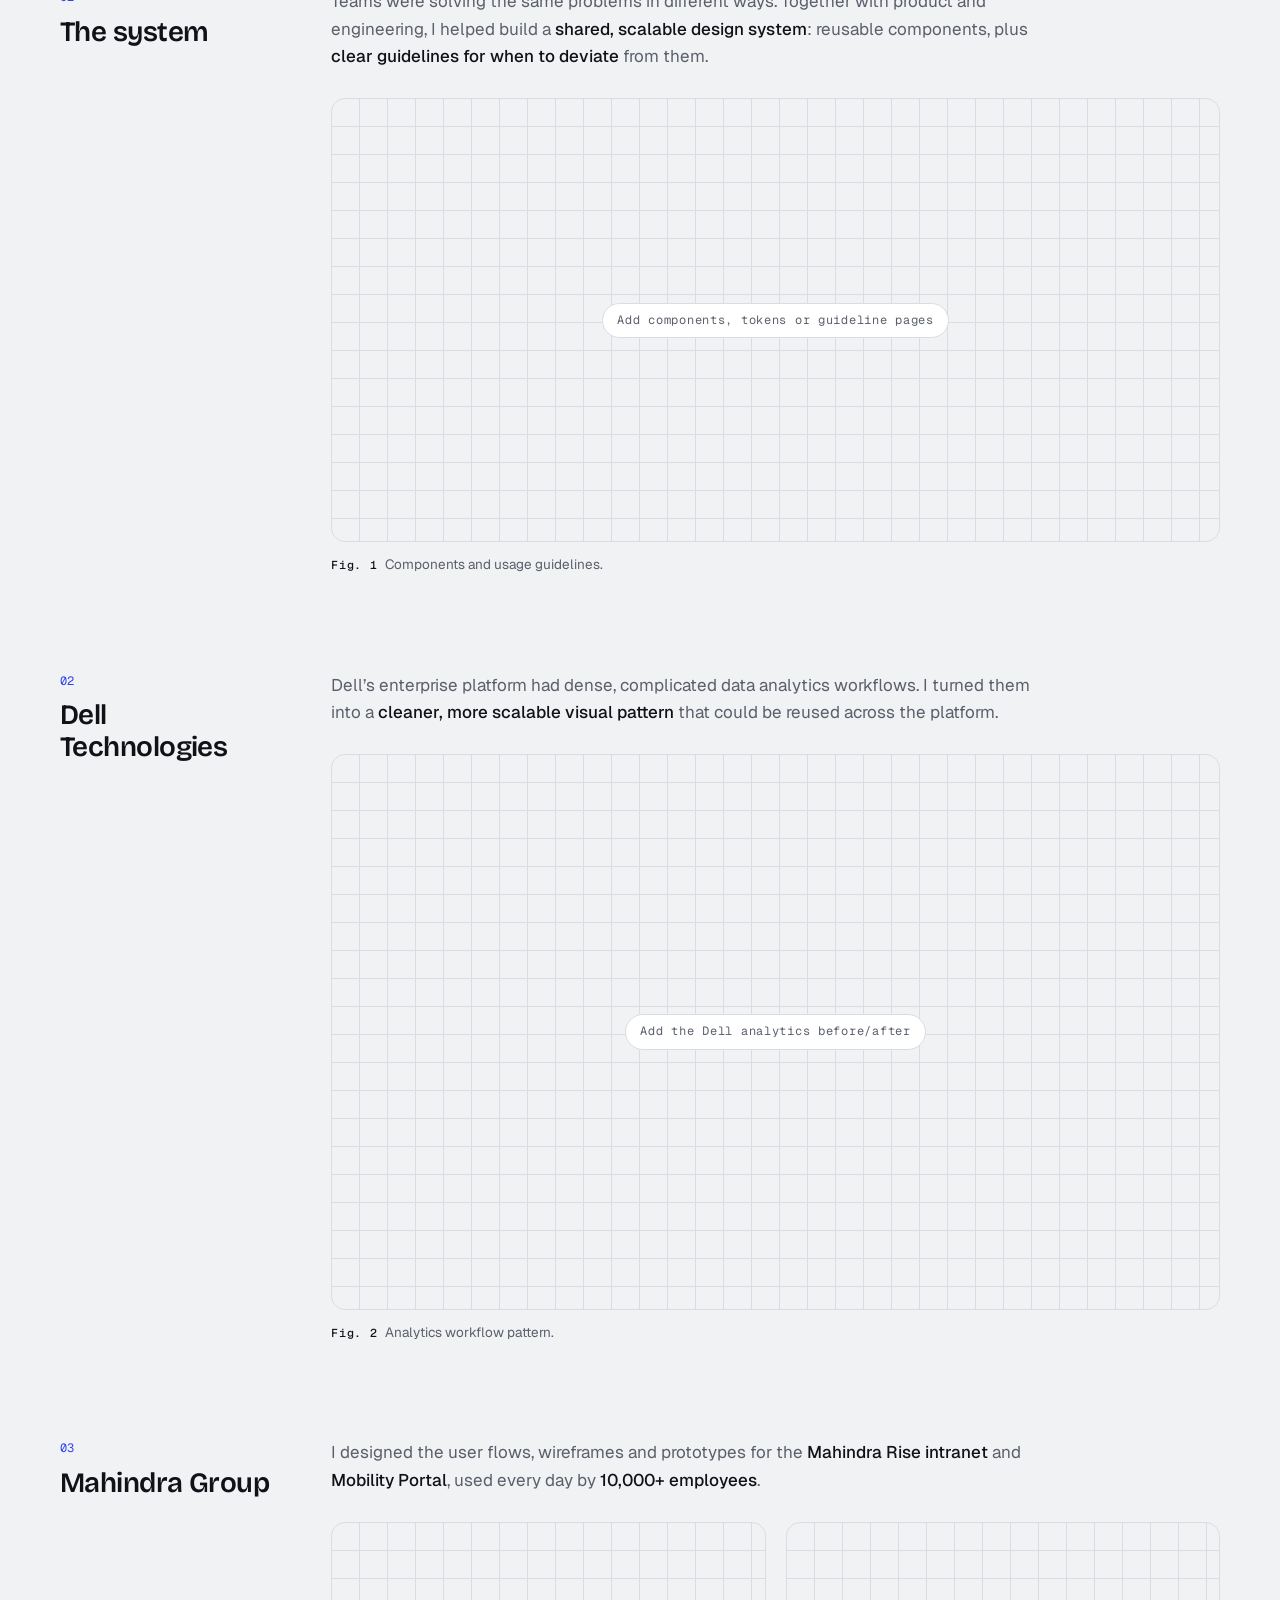
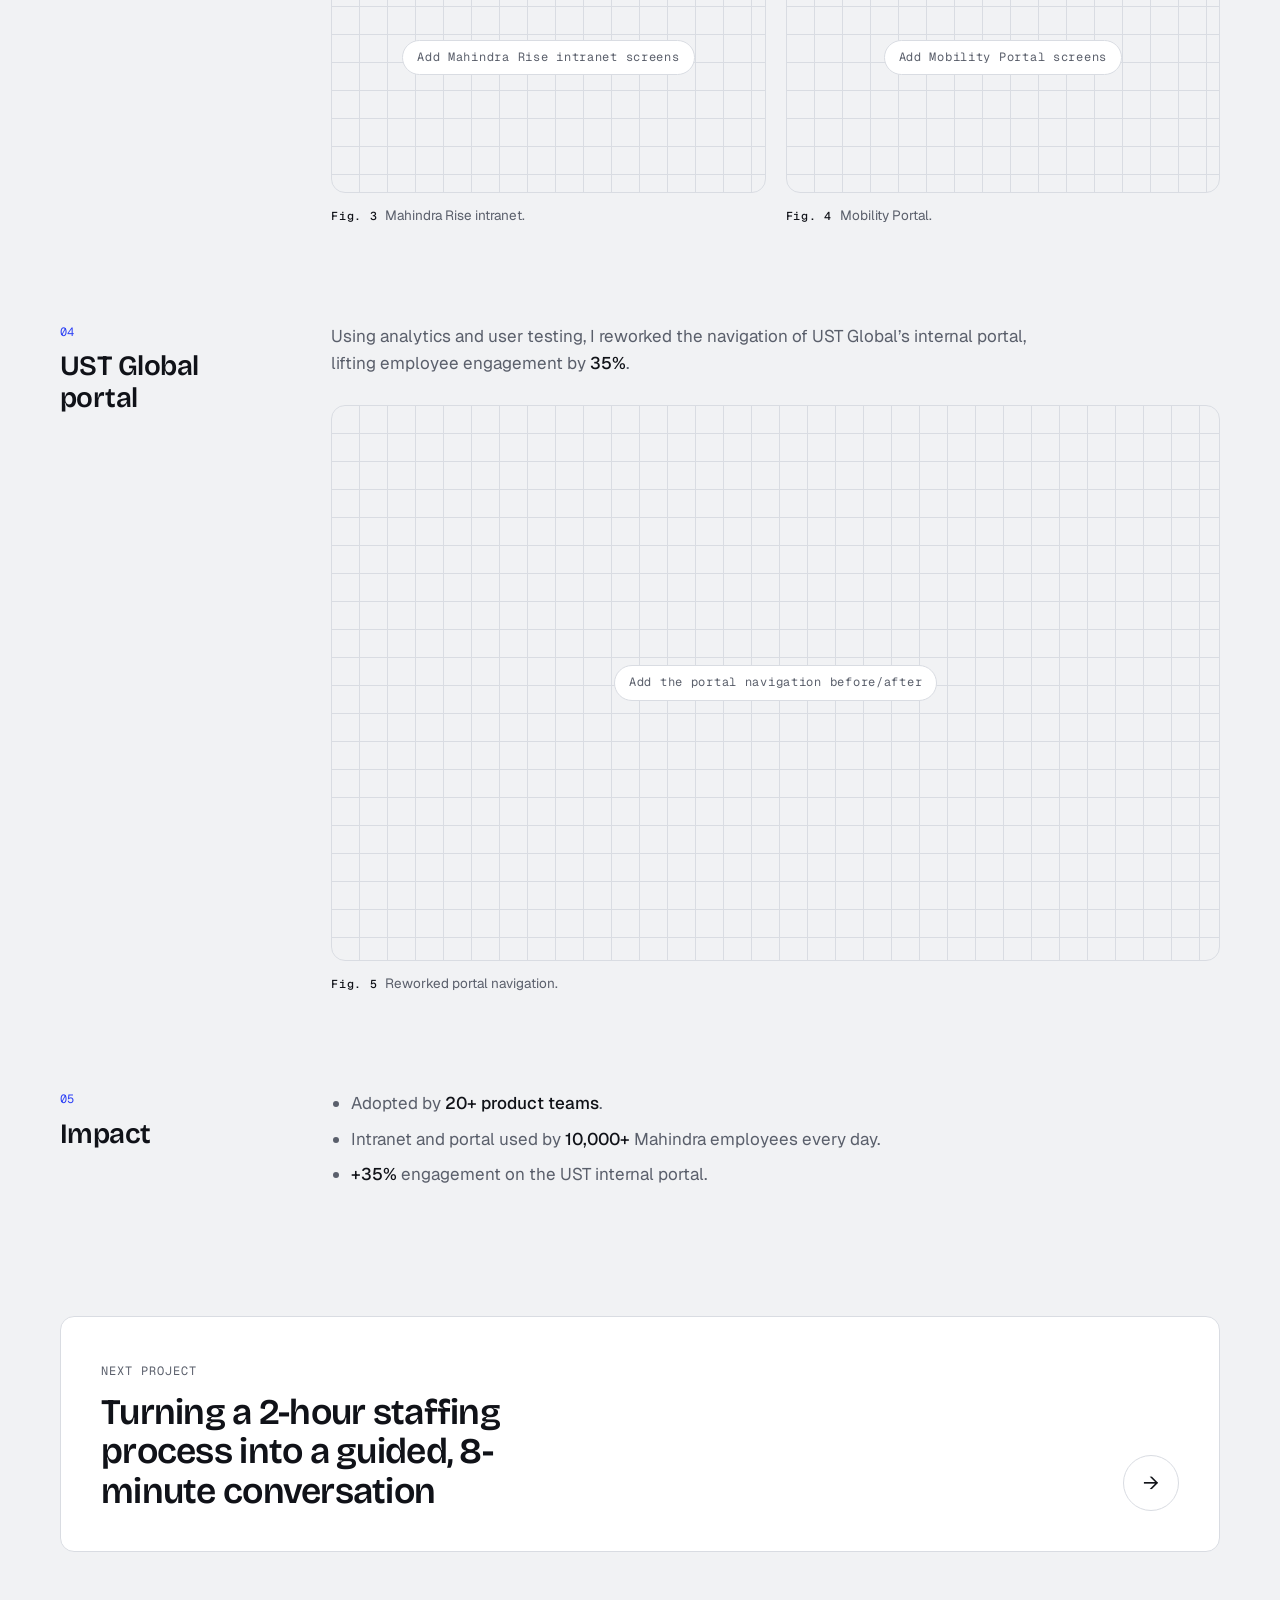
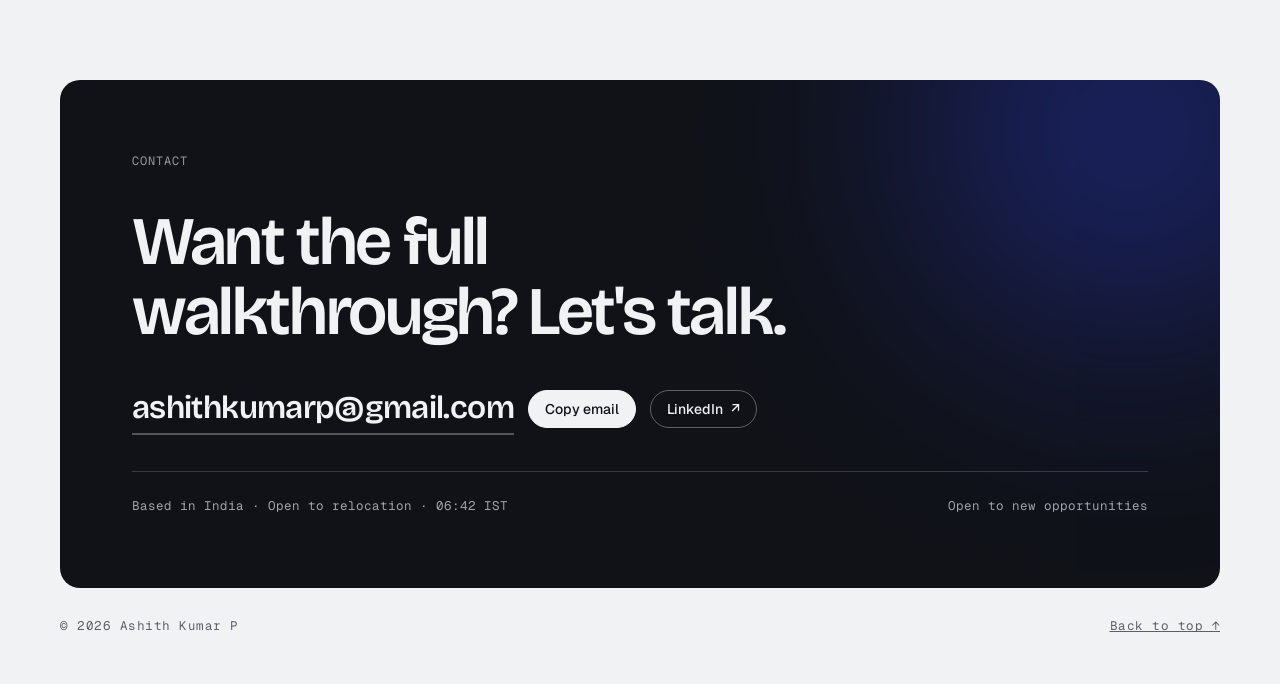
<file: work/design-system/index.html>
<!doctype html>
<html lang="en">
<head>
<meta charset="utf-8">
<meta name="viewport" content="width=device-width, initial-scale=1, viewport-fit=cover">
<title>Design system · Ashith Kumar P</title>
<meta name="description" content="Case study: a shared, scalable design system at UST Global used by 20+ product teams, applied to Dell, Mahindra and UST’s own portal.">
<meta name="author" content="Ashith Kumar P">
<meta property="og:type" content="website">
<meta property="og:title" content="Design system · Ashith Kumar P">
<meta property="og:description" content="Case study: a shared, scalable design system at UST Global used by 20+ product teams, applied to Dell, Mahindra and UST’s own portal.">
<meta property="og:image" content="https://ashithkumarp-productdesigner.github.io/images/og.png">
<meta name="twitter:card" content="summary_large_image">
<meta name="theme-color" content="#F1F2F4" media="(prefers-color-scheme: light)">
<meta name="theme-color" content="#0C0E12" media="(prefers-color-scheme: dark)">
<link rel="icon" href="../../favicon.svg" type="image/svg+xml">
<link rel="preconnect" href="https://fonts.googleapis.com">
<link rel="preconnect" href="https://fonts.gstatic.com" crossorigin>
<link rel="stylesheet" href="https://fonts.googleapis.com/css2?family=Bricolage+Grotesque:opsz,wght@12..96,400;12..96,600;12..96,700&family=Geist:wght@400;500;600&family=Geist+Mono:wght@400;500&display=swap">
<link rel="stylesheet" href="../../css/style.css">
<script>try{var t=localStorage.getItem('theme');if(t)document.documentElement.dataset.theme=t}catch(e){}</script>
</head>
<body>
<header class="nav" id="nav">
  <div class="wrap nav-in">
    <a class="mark" href="../../index.html"><i aria-hidden="true"></i>Ashith Kumar P</a>
    <nav class="links" aria-label="Sections">
      <a href="../../#work">Work</a><a href="../../#approach">Approach</a><a href="../../#experience">Experience</a><a href="../../#contact">Contact</a>
    </nav>
    <div class="nav-right">
      <button class="theme" id="theme" type="button" aria-label="Switch light or dark theme"><svg class="sun" viewBox="0 0 24 24" fill="none" stroke="currentColor" stroke-width="1.8" stroke-linecap="round"><circle cx="12" cy="12" r="4"/><path d="M12 2v2M12 20v2M4.9 4.9l1.4 1.4M17.7 17.7l1.4 1.4M2 12h2M20 12h2M4.9 19.1l1.4-1.4M17.7 6.3l1.4-1.4"/></svg><svg class="moon" viewBox="0 0 24 24" fill="none" stroke="currentColor" stroke-width="1.8" stroke-linecap="round" stroke-linejoin="round"><path d="M20 14.5A8 8 0 0 1 9.5 4 8 8 0 1 0 20 14.5z"/></svg></button>
      <a class="btn" href="../../#contact">Let’s talk <span class="arr">→</span></a>
    </div>
  </div>
</header>

<main class="wrap" id="top">
  <a class="crumb" href="../../index.html#work"><span class="arr">←</span> All work</a>

  <section class="cs-head">
    <div class="meta rise"><span class="chip">Design systems</span><span class="chip">UST Global · 2021–2024</span><span class="chip">Dell · Mahindra · Finacle</span></div>
    <h1 class="rise d1">One design system, twenty-plus product teams</h1>
    <p class="lede rise d2">At UST Global I worked with product managers and engineers to build a shared design system of components and guidelines, then applied it to enterprise products for Dell Technologies, Mahindra Group and UST itself.</p>
  </section>

  <dl class="facts rise d3"><div><dt>Role</dt><dd>Designer II, UX Design</dd></div><div><dt>Company</dt><dd>UST Global</dd></div><div><dt>Clients</dt><dd>Dell, Mahindra, UST, Infosys Finacle</dd></div><div><dt>Timeline</dt><dd>2021 — 2024</dd></div></dl>

  <div class="rise d4" style="margin-top:clamp(32px,5vw,56px)">
        <figure class="shot wide">
          <!-- IMAGE: put your file in this project's images folder, then add inside the div below:
               <img src="images/your-file.png" alt="Describe the image" loading="lazy"> -->
          <div class="frame" data-label="Add an overview of the component library"></div>
          <figcaption><b>Cover</b>The shared component library.</figcaption>
        </figure>
  </div>

  <div class="proof reveal" style="margin-top:clamp(32px,5vw,56px)" aria-label="Outcomes"><div><strong>20+</strong><span>product teams using the system</span></div><div><strong>10,000+</strong><span>daily Mahindra intranet users</span></div><div><strong>+35%</strong><span>UST portal engagement</span></div><div><strong>4</strong><span>enterprise clients</span></div></div>

  <div class="chapters">
    <section class="chapter reveal">
      <div class="side"><span class="n">01</span><h2>The system</h2></div>
      <div class="body">
        <p>Teams were solving the same problems in different ways. Together with product and engineering, I helped build a <b>shared, scalable design system</b>: reusable components, plus <b>clear guidelines for when to deviate</b> from them.</p>
        <figure class="shot wide">
          <!-- IMAGE: put your file in this project's images folder, then add inside the div below:
               <img src="images/your-file.png" alt="Describe the image" loading="lazy"> -->
          <div class="frame" data-label="Add components, tokens or guideline pages"></div>
          <figcaption><b>Fig. 1</b>Components and usage guidelines.</figcaption>
        </figure>
      </div>
    </section>
    <section class="chapter reveal">
      <div class="side"><span class="n">02</span><h2>Dell Technologies</h2></div>
      <div class="body">
        <p>Dell’s enterprise platform had dense, complicated data analytics workflows. I turned them into a <b>cleaner, more scalable visual pattern</b> that could be reused across the platform.</p>
        <figure class="shot">
          <!-- IMAGE: put your file in this project's images folder, then add inside the div below:
               <img src="images/your-file.png" alt="Describe the image" loading="lazy"> -->
          <div class="frame" data-label="Add the Dell analytics before/after"></div>
          <figcaption><b>Fig. 2</b>Analytics workflow pattern.</figcaption>
        </figure>
      </div>
    </section>
    <section class="chapter reveal">
      <div class="side"><span class="n">03</span><h2>Mahindra Group</h2></div>
      <div class="body">
        <p>I designed the user flows, wireframes and prototypes for the <b>Mahindra Rise intranet</b> and <b>Mobility Portal</b>, used every day by <b>10,000+ employees</b>.</p>
        <div class="pair"><figure class="shot">
          <!-- IMAGE: put your file in this project's images folder, then add inside the div below:
               <img src="images/your-file.png" alt="Describe the image" loading="lazy"> -->
          <div class="frame" data-label="Add Mahindra Rise intranet screens"></div>
          <figcaption><b>Fig. 3</b>Mahindra Rise intranet.</figcaption>
        </figure><figure class="shot">
          <!-- IMAGE: put your file in this project's images folder, then add inside the div below:
               <img src="images/your-file.png" alt="Describe the image" loading="lazy"> -->
          <div class="frame" data-label="Add Mobility Portal screens"></div>
          <figcaption><b>Fig. 4</b>Mobility Portal.</figcaption>
        </figure></div>
      </div>
    </section>
    <section class="chapter reveal">
      <div class="side"><span class="n">04</span><h2>UST Global portal</h2></div>
      <div class="body">
        <p>Using analytics and user testing, I reworked the navigation of UST Global’s internal portal, lifting employee engagement by <b>35%</b>.</p>
        <figure class="shot">
          <!-- IMAGE: put your file in this project's images folder, then add inside the div below:
               <img src="images/your-file.png" alt="Describe the image" loading="lazy"> -->
          <div class="frame" data-label="Add the portal navigation before/after"></div>
          <figcaption><b>Fig. 5</b>Reworked portal navigation.</figcaption>
        </figure>
      </div>
    </section>
    <section class="chapter reveal">
      <div class="side"><span class="n">05</span><h2>Impact</h2></div>
      <div class="body">
        <ul class="bullets">
          <li>Adopted by <b>20+ product teams</b>.</li>
          <li>Intranet and portal used by <b>10,000+</b> Mahindra employees every day.</li>
          <li><b>+35%</b> engagement on the UST internal portal.</li>
        </ul>
        <!-- EDIT: add learnings, e.g. how you drove adoption. -->
      </div>
    </section>
  </div>

  <a class="case next reveal" href="../bcg-ai-staffing/index.html">
    <div><span class="label">Next project</span><h3>Turning a 2-hour staffing process into a guided, 8-minute conversation</h3></div>
    <span class="go" aria-hidden="true">→</span>
  </a>

  <section class="contact" id="contact">
    <span class="glow" id="glow" aria-hidden="true"></span>
    <span class="label">Contact</span>
    <h2>Want the full walkthrough? Let's talk.</h2>
    <div class="mailrow">
      <a class="mail" href="mailto:ashithkumarp@gmail.com">ashithkumarp@gmail.com</a>
      <button class="btn" id="copy" type="button">Copy email</button>
      <a class="btn ghost" href="https://www.linkedin.com/in/ashith-kumar-p-3ba0b1198" target="_blank" rel="noopener">LinkedIn <span class="arr">↗</span></a>
    </div>
    <div class="contact-foot">
      <span>Based in India · Open to relocation · <span id="clock">IST</span></span>
      <span>Open to new opportunities</span>
    </div>
  </section>

  <footer class="mono"><span>© <span data-year>2026</span> Ashith Kumar P</span><a href="#top">Back to top ↑</a></footer>
</main>
<script src="../../js/main.js" defer></script>
</body>
</html>
</file>
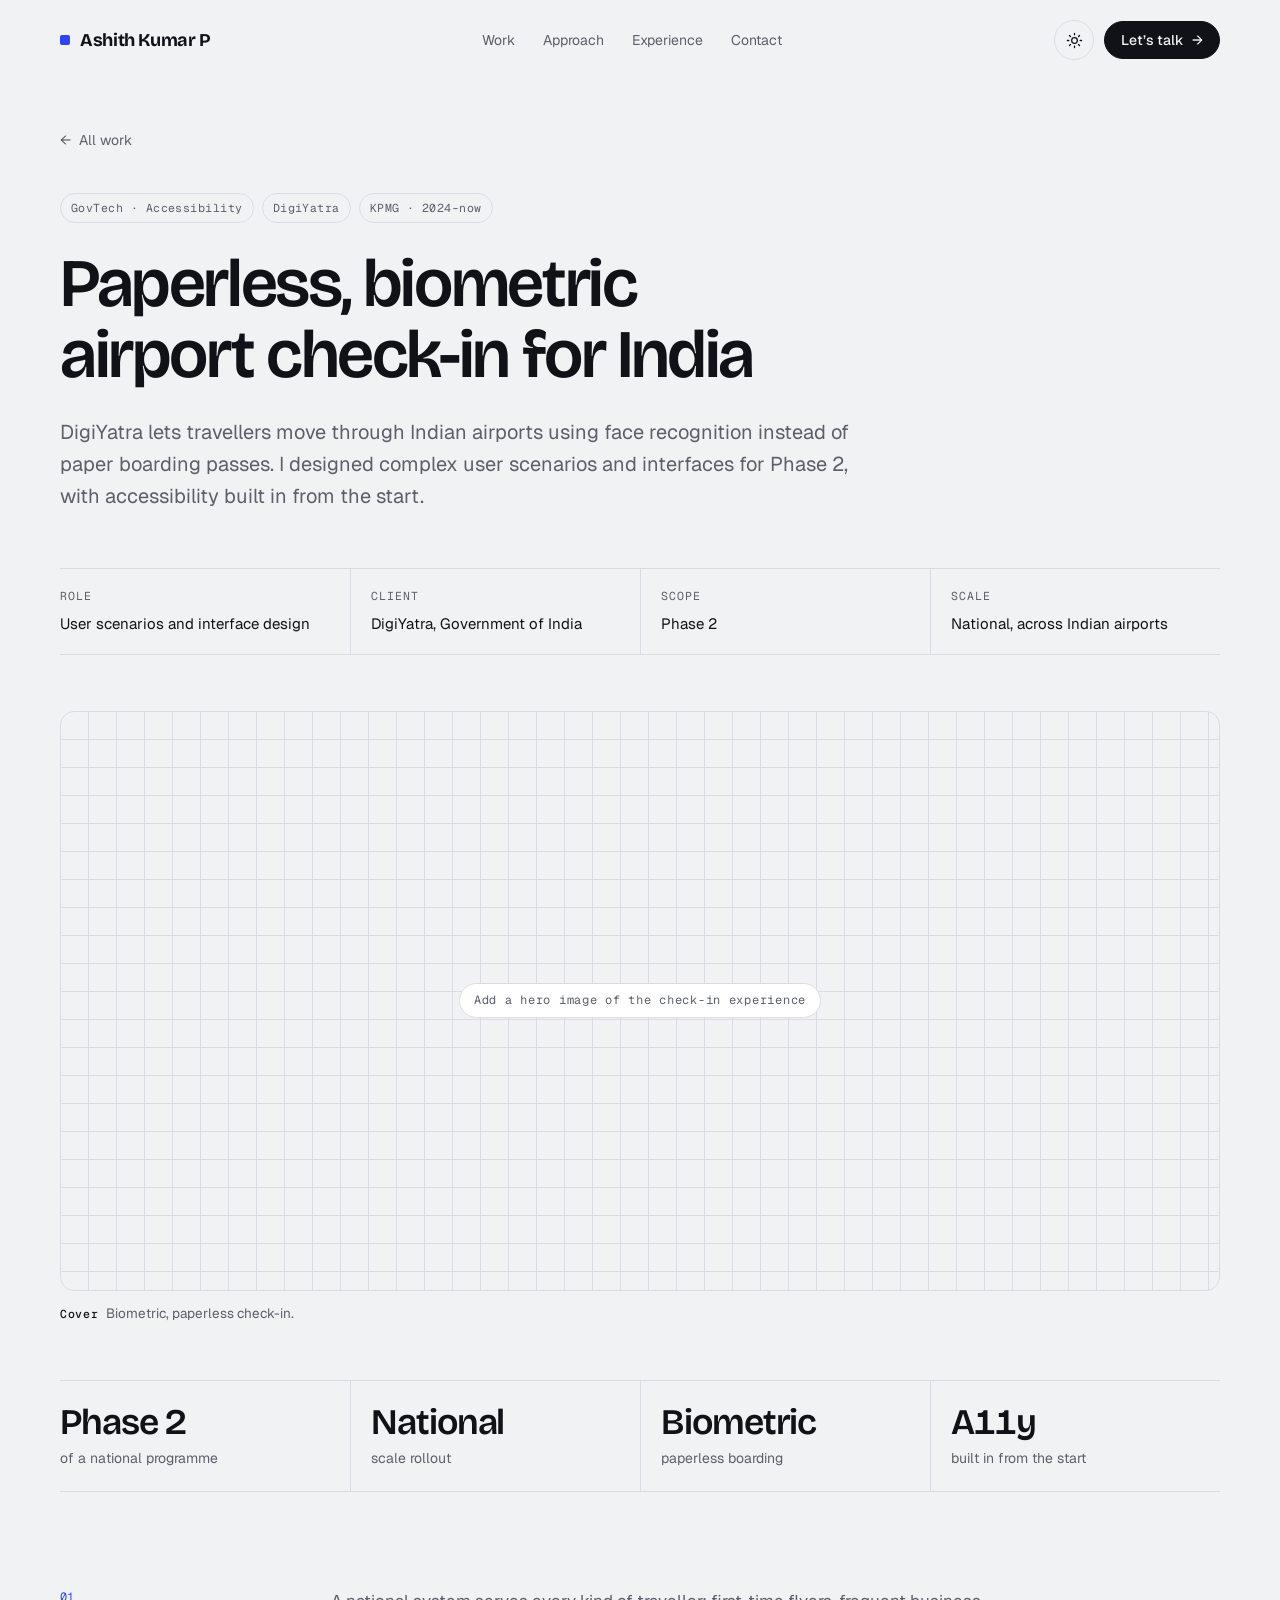
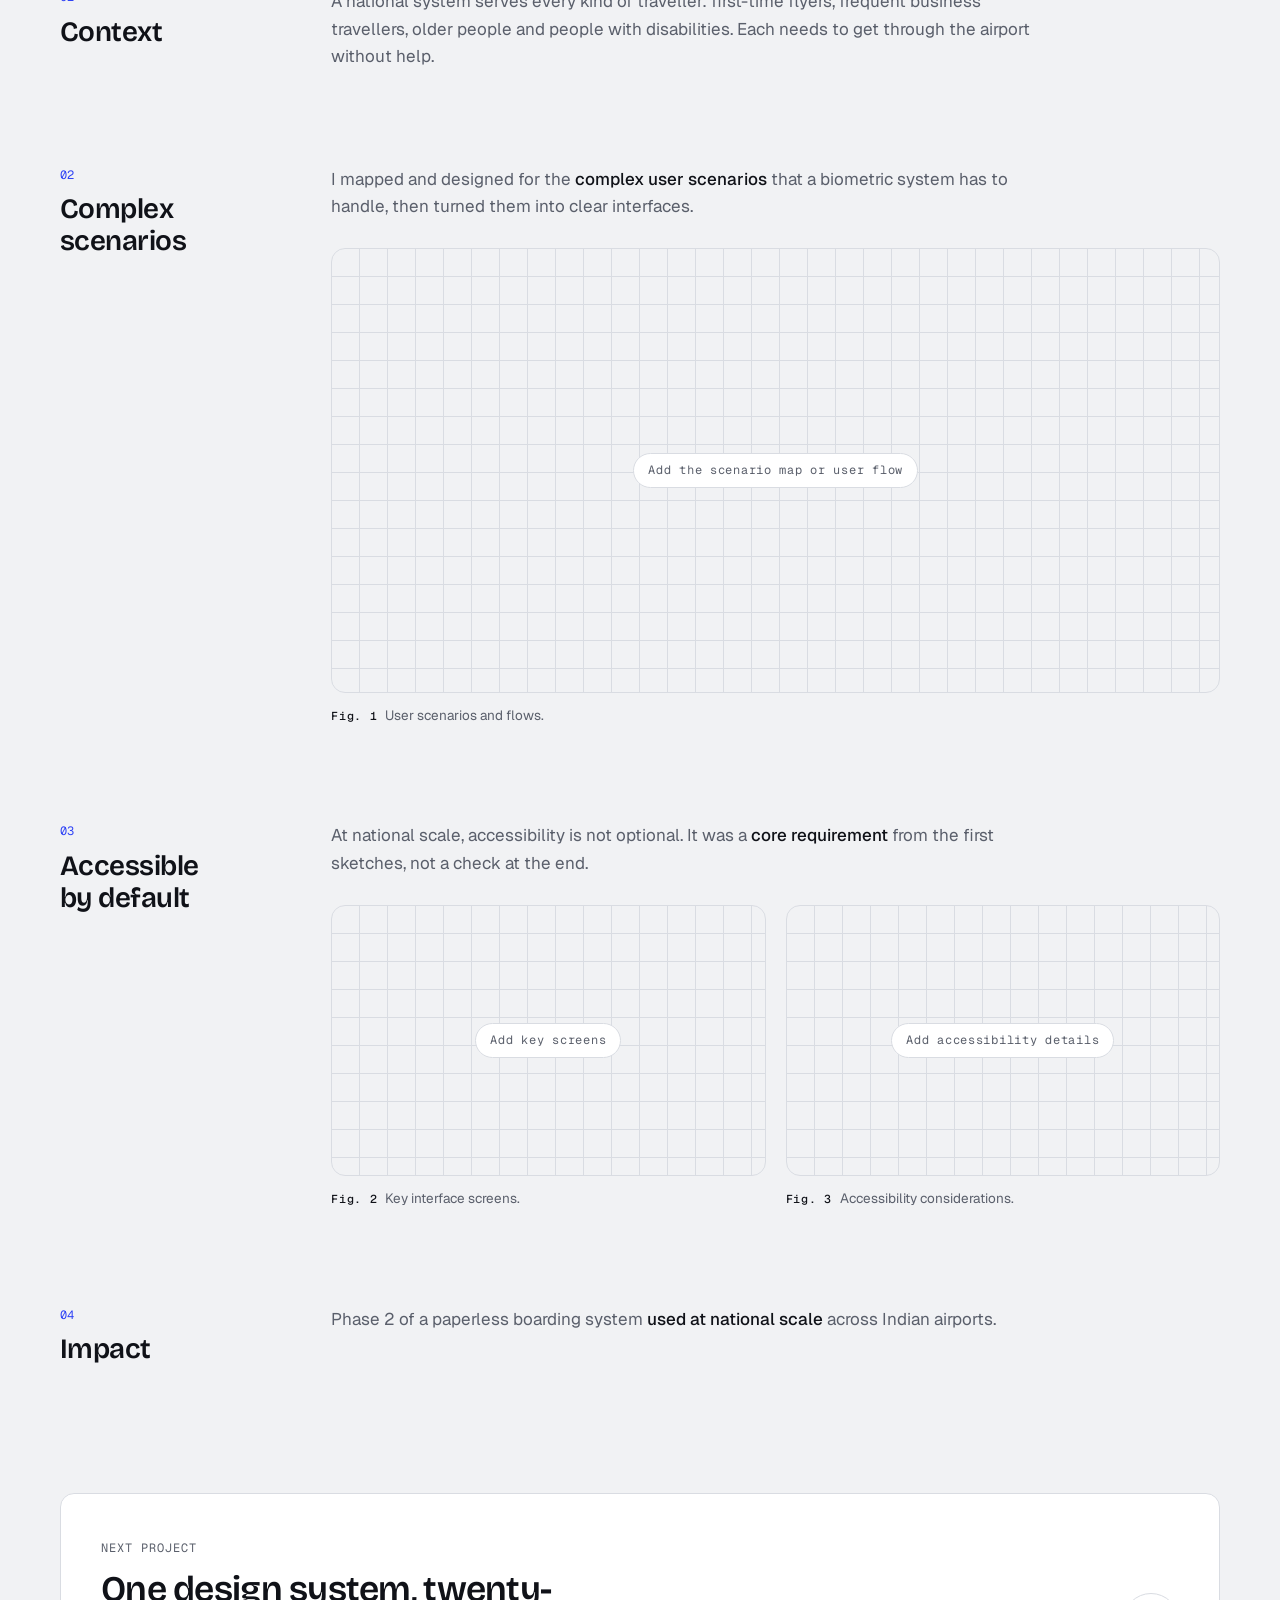
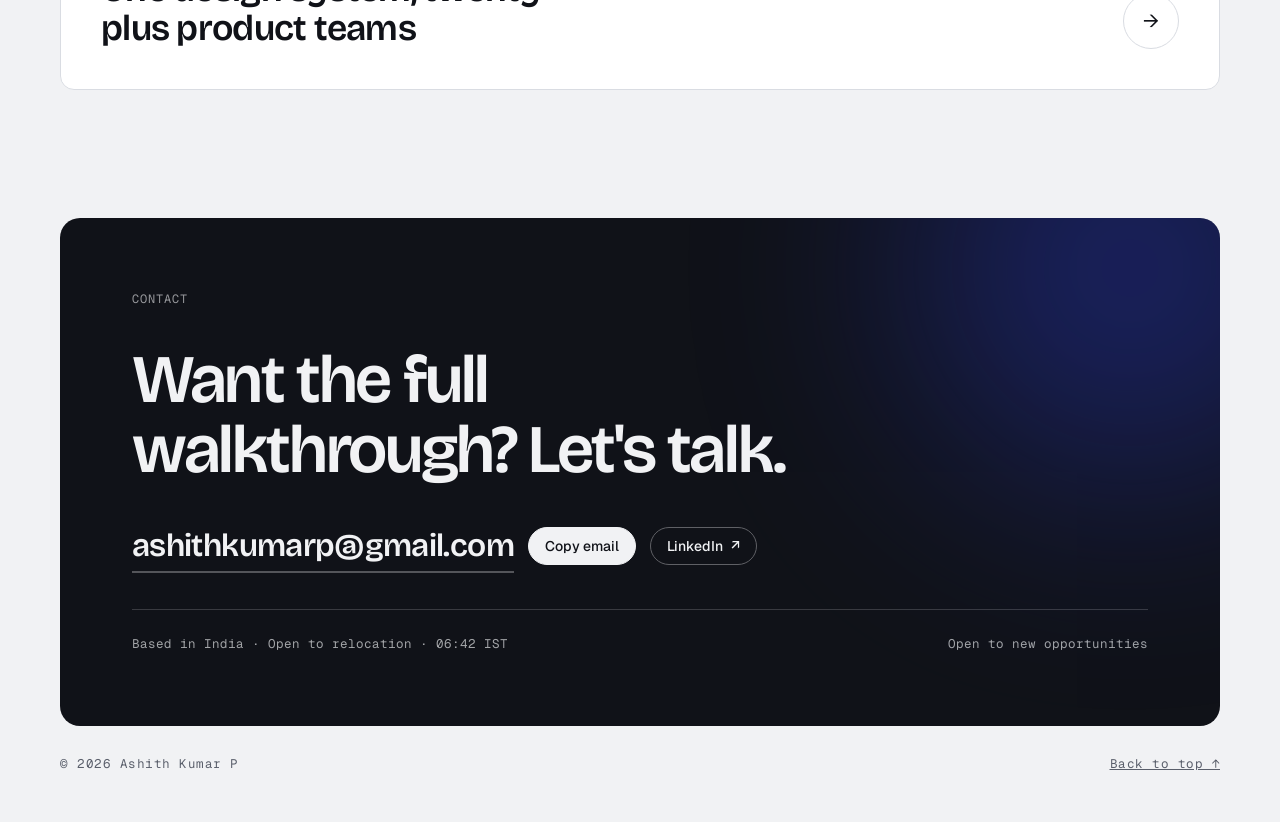
<file: work/digiyatra/index.html>
<!doctype html>
<html lang="en">
<head>
<meta charset="utf-8">
<meta name="viewport" content="width=device-width, initial-scale=1, viewport-fit=cover">
<title>DigiYatra · Ashith Kumar P</title>
<meta name="description" content="Case study: designing user scenarios and interfaces for Phase 2 of DigiYatra, the Government of India’s biometric, paperless airport check-in system.">
<meta name="author" content="Ashith Kumar P">
<meta property="og:type" content="website">
<meta property="og:title" content="DigiYatra · Ashith Kumar P">
<meta property="og:description" content="Case study: designing user scenarios and interfaces for Phase 2 of DigiYatra, the Government of India’s biometric, paperless airport check-in system.">
<meta property="og:image" content="https://ashithkumarp-productdesigner.github.io/images/og.png">
<meta name="twitter:card" content="summary_large_image">
<meta name="theme-color" content="#F1F2F4" media="(prefers-color-scheme: light)">
<meta name="theme-color" content="#0C0E12" media="(prefers-color-scheme: dark)">
<link rel="icon" href="../../favicon.svg" type="image/svg+xml">
<link rel="preconnect" href="https://fonts.googleapis.com">
<link rel="preconnect" href="https://fonts.gstatic.com" crossorigin>
<link rel="stylesheet" href="https://fonts.googleapis.com/css2?family=Bricolage+Grotesque:opsz,wght@12..96,400;12..96,600;12..96,700&family=Geist:wght@400;500;600&family=Geist+Mono:wght@400;500&display=swap">
<link rel="stylesheet" href="../../css/style.css">
<script>try{var t=localStorage.getItem('theme');if(t)document.documentElement.dataset.theme=t}catch(e){}</script>
</head>
<body>
<header class="nav" id="nav">
  <div class="wrap nav-in">
    <a class="mark" href="../../index.html"><i aria-hidden="true"></i>Ashith Kumar P</a>
    <nav class="links" aria-label="Sections">
      <a href="../../#work">Work</a><a href="../../#approach">Approach</a><a href="../../#experience">Experience</a><a href="../../#contact">Contact</a>
    </nav>
    <div class="nav-right">
      <button class="theme" id="theme" type="button" aria-label="Switch light or dark theme"><svg class="sun" viewBox="0 0 24 24" fill="none" stroke="currentColor" stroke-width="1.8" stroke-linecap="round"><circle cx="12" cy="12" r="4"/><path d="M12 2v2M12 20v2M4.9 4.9l1.4 1.4M17.7 17.7l1.4 1.4M2 12h2M20 12h2M4.9 19.1l1.4-1.4M17.7 6.3l1.4-1.4"/></svg><svg class="moon" viewBox="0 0 24 24" fill="none" stroke="currentColor" stroke-width="1.8" stroke-linecap="round" stroke-linejoin="round"><path d="M20 14.5A8 8 0 0 1 9.5 4 8 8 0 1 0 20 14.5z"/></svg></button>
      <a class="btn" href="../../#contact">Let’s talk <span class="arr">→</span></a>
    </div>
  </div>
</header>

<main class="wrap" id="top">
  <a class="crumb" href="../../index.html#work"><span class="arr">←</span> All work</a>

  <section class="cs-head">
    <div class="meta rise"><span class="chip">GovTech · Accessibility</span><span class="chip">DigiYatra</span><span class="chip">KPMG · 2024–now</span></div>
    <h1 class="rise d1">Paperless, biometric airport check-in for India</h1>
    <p class="lede rise d2">DigiYatra lets travellers move through Indian airports using face recognition instead of paper boarding passes. I designed complex user scenarios and interfaces for Phase 2, with accessibility built in from the start.</p>
  </section>

  <dl class="facts rise d3"><div><dt>Role</dt><dd>User scenarios and interface design</dd></div><div><dt>Client</dt><dd>DigiYatra, Government of India</dd></div><div><dt>Scope</dt><dd>Phase 2</dd></div><div><dt>Scale</dt><dd>National, across Indian airports</dd></div></dl>

  <div class="rise d4" style="margin-top:clamp(32px,5vw,56px)">
        <figure class="shot wide">
          <!-- IMAGE: put your file in this project's images folder, then add inside the div below:
               <img src="images/your-file.png" alt="Describe the image" loading="lazy"> -->
          <div class="frame" data-label="Add a hero image of the check-in experience"></div>
          <figcaption><b>Cover</b>Biometric, paperless check-in.</figcaption>
        </figure>
  </div>

  <div class="proof reveal" style="margin-top:clamp(32px,5vw,56px)" aria-label="Outcomes"><div><strong>Phase 2</strong><span>of a national programme</span></div><div><strong>National</strong><span>scale rollout</span></div><div><strong>Biometric</strong><span>paperless boarding</span></div><div><strong>A11y</strong><span>built in from the start</span></div></div>

  <div class="chapters">
    <section class="chapter reveal">
      <div class="side"><span class="n">01</span><h2>Context</h2></div>
      <div class="body">
        <p>A national system serves every kind of traveller: first-time flyers, frequent business travellers, older people and people with disabilities. Each needs to get through the airport without help.</p>
        <!-- EDIT: add the specific goals of Phase 2. -->
      </div>
    </section>
    <section class="chapter reveal">
      <div class="side"><span class="n">02</span><h2>Complex scenarios</h2></div>
      <div class="body">
        <p>I mapped and designed for the <b>complex user scenarios</b> that a biometric system has to handle, then turned them into clear interfaces.</p>
        <!-- EDIT: list 2–3 scenarios you designed for, e.g. <ul class="bullets"><li><b>Scenario.</b> How the design handles it.</li></ul> -->
        <figure class="shot wide">
          <!-- IMAGE: put your file in this project's images folder, then add inside the div below:
               <img src="images/your-file.png" alt="Describe the image" loading="lazy"> -->
          <div class="frame" data-label="Add the scenario map or user flow"></div>
          <figcaption><b>Fig. 1</b>User scenarios and flows.</figcaption>
        </figure>
      </div>
    </section>
    <section class="chapter reveal">
      <div class="side"><span class="n">03</span><h2>Accessible by default</h2></div>
      <div class="body">
        <p>At national scale, accessibility is not optional. It was a <b>core requirement</b> from the first sketches, not a check at the end.</p>
        <div class="pair"><figure class="shot">
          <!-- IMAGE: put your file in this project's images folder, then add inside the div below:
               <img src="images/your-file.png" alt="Describe the image" loading="lazy"> -->
          <div class="frame" data-label="Add key screens"></div>
          <figcaption><b>Fig. 2</b>Key interface screens.</figcaption>
        </figure><figure class="shot">
          <!-- IMAGE: put your file in this project's images folder, then add inside the div below:
               <img src="images/your-file.png" alt="Describe the image" loading="lazy"> -->
          <div class="frame" data-label="Add accessibility details"></div>
          <figcaption><b>Fig. 3</b>Accessibility considerations.</figcaption>
        </figure></div>
      </div>
    </section>
    <section class="chapter reveal">
      <div class="side"><span class="n">04</span><h2>Impact</h2></div>
      <div class="body">
        <p>Phase 2 of a paperless boarding system <b>used at national scale</b> across Indian airports.</p>
        <!-- EDIT: add any outcomes you can share. -->
      </div>
    </section>
  </div>

  <a class="case next reveal" href="../design-system/index.html">
    <div><span class="label">Next project</span><h3>One design system, twenty-plus product teams</h3></div>
    <span class="go" aria-hidden="true">→</span>
  </a>

  <section class="contact" id="contact">
    <span class="glow" id="glow" aria-hidden="true"></span>
    <span class="label">Contact</span>
    <h2>Want the full walkthrough? Let's talk.</h2>
    <div class="mailrow">
      <a class="mail" href="mailto:ashithkumarp@gmail.com">ashithkumarp@gmail.com</a>
      <button class="btn" id="copy" type="button">Copy email</button>
      <a class="btn ghost" href="https://www.linkedin.com/in/ashith-kumar-p-3ba0b1198" target="_blank" rel="noopener">LinkedIn <span class="arr">↗</span></a>
    </div>
    <div class="contact-foot">
      <span>Based in India · Open to relocation · <span id="clock">IST</span></span>
      <span>Open to new opportunities</span>
    </div>
  </section>

  <footer class="mono"><span>© <span data-year>2026</span> Ashith Kumar P</span><a href="#top">Back to top ↑</a></footer>
</main>
<script src="../../js/main.js" defer></script>
</body>
</html>
</file>
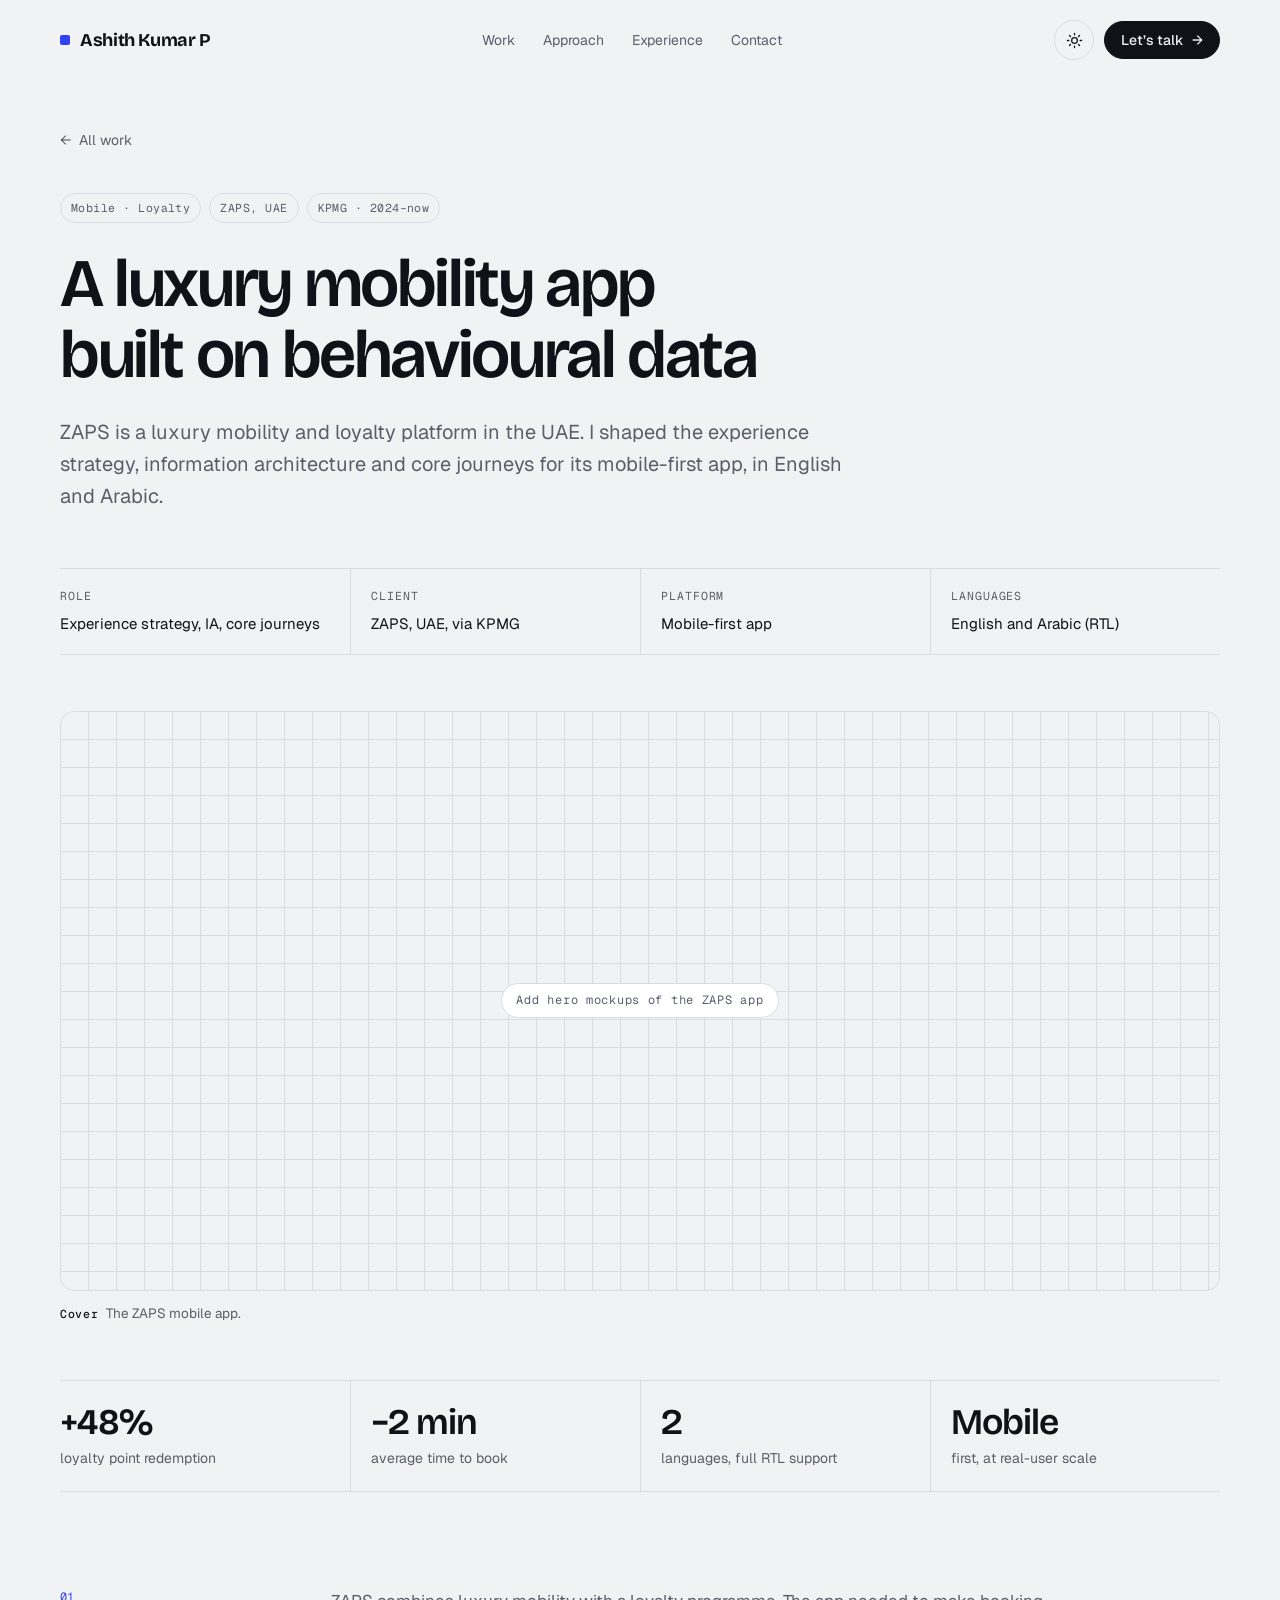
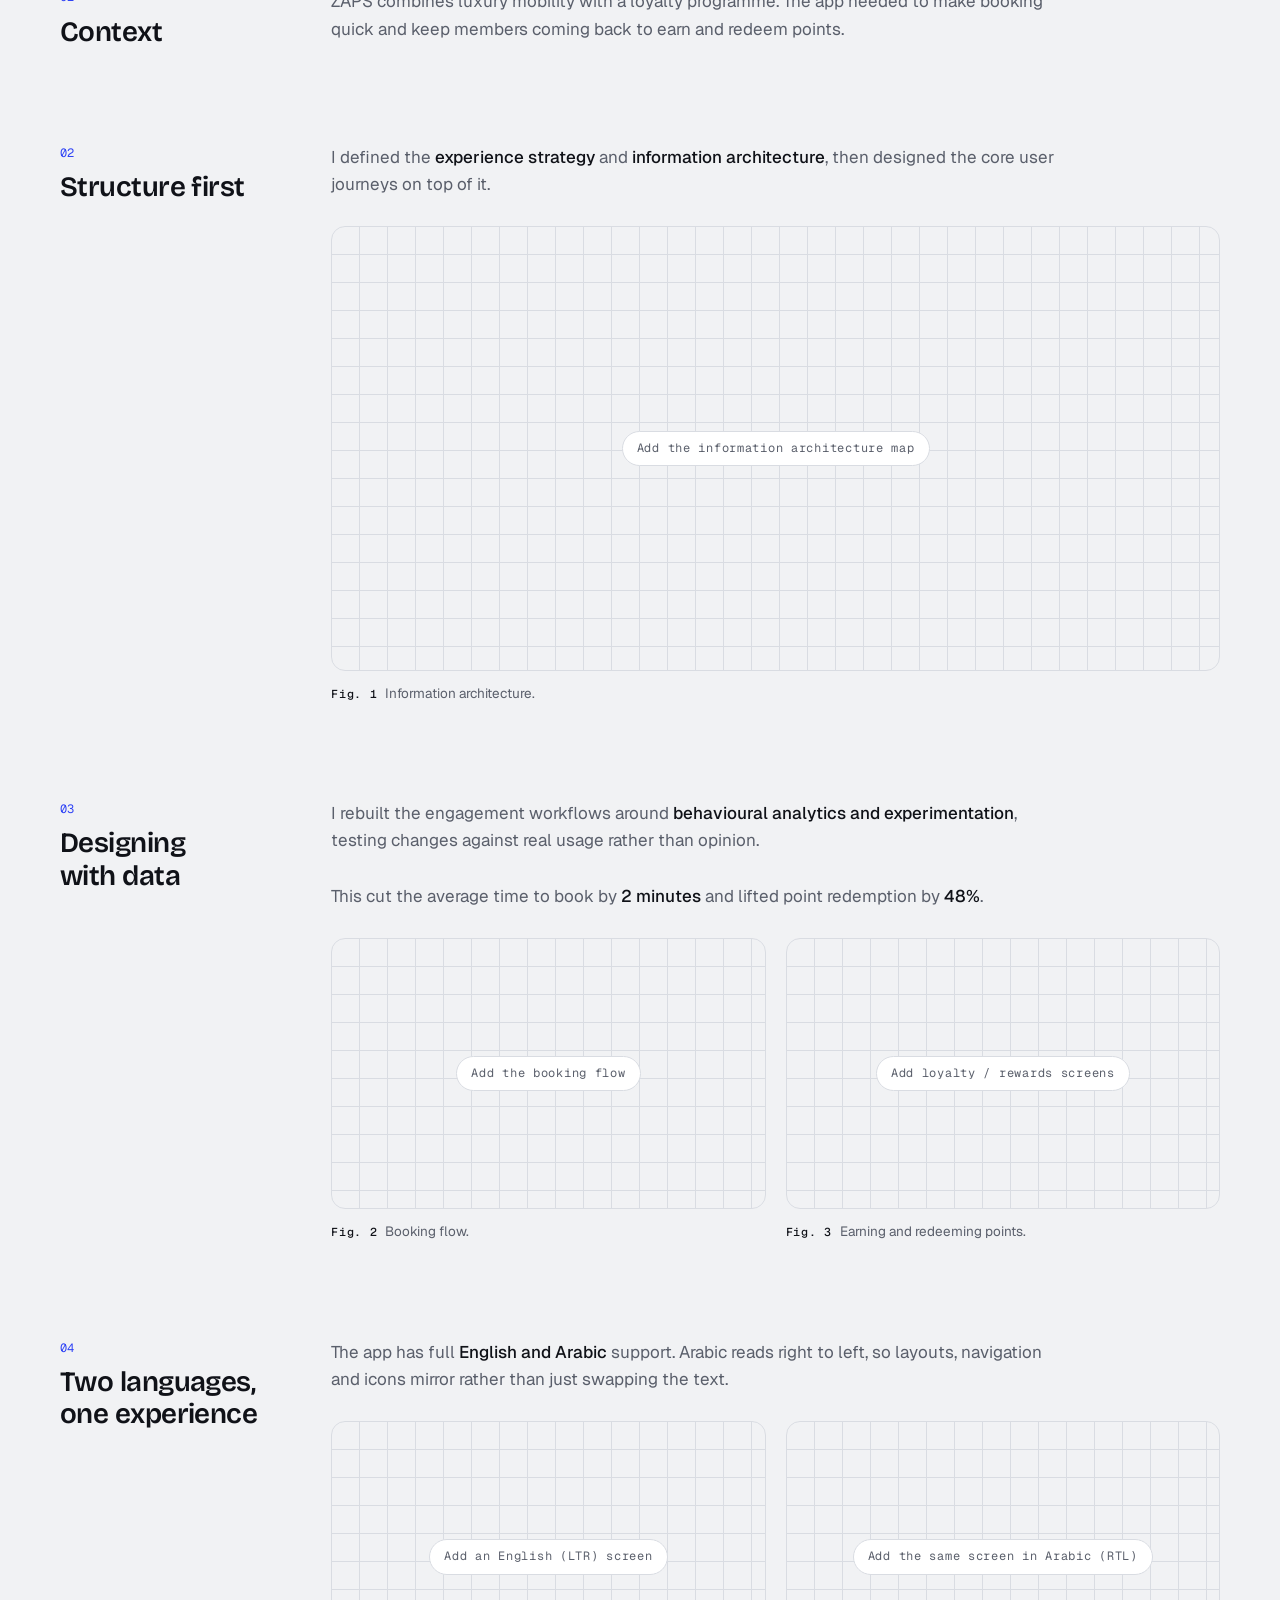
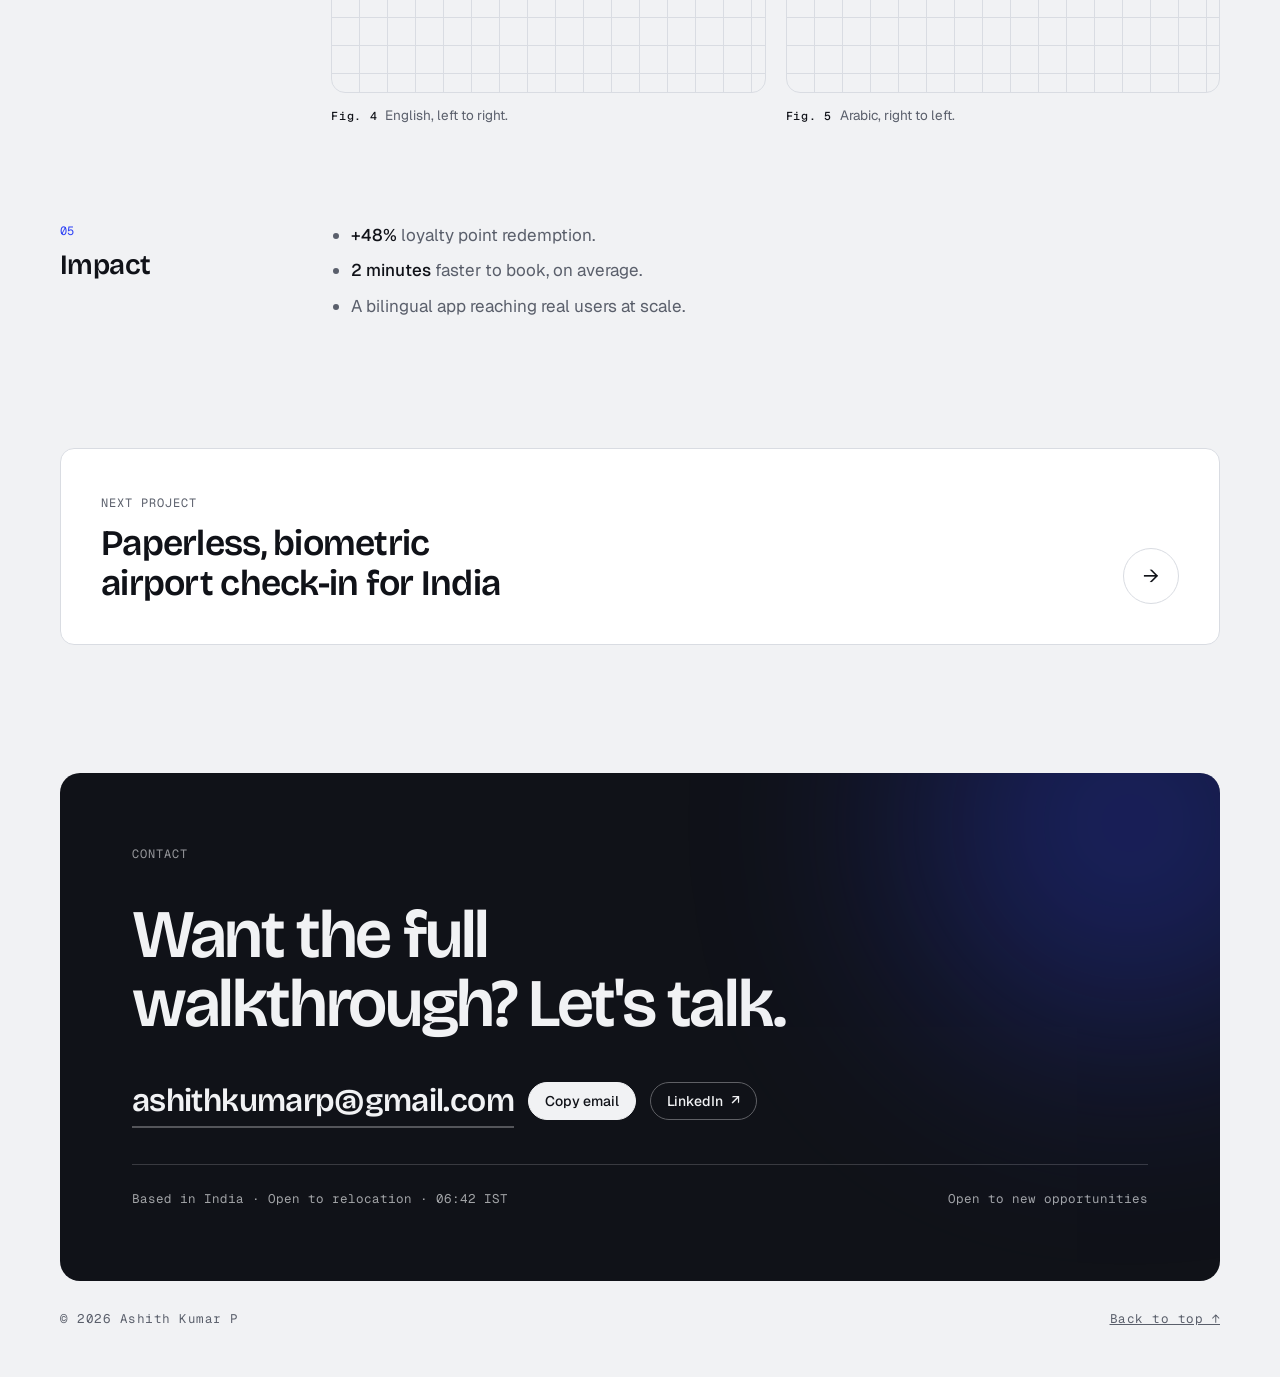
<file: work/zaps-mobility/index.html>
<!doctype html>
<html lang="en">
<head>
<meta charset="utf-8">
<meta name="viewport" content="width=device-width, initial-scale=1, viewport-fit=cover">
<title>ZAPS mobility app · Ashith Kumar P</title>
<meta name="description" content="Case study: experience strategy, information architecture and bilingual (English/Arabic) journeys for ZAPS, a UAE luxury mobility and loyalty app.">
<meta name="author" content="Ashith Kumar P">
<meta property="og:type" content="website">
<meta property="og:title" content="ZAPS mobility app · Ashith Kumar P">
<meta property="og:description" content="Case study: experience strategy, information architecture and bilingual (English/Arabic) journeys for ZAPS, a UAE luxury mobility and loyalty app.">
<meta property="og:image" content="https://ashithkumarp-productdesigner.github.io/images/og.png">
<meta name="twitter:card" content="summary_large_image">
<meta name="theme-color" content="#F1F2F4" media="(prefers-color-scheme: light)">
<meta name="theme-color" content="#0C0E12" media="(prefers-color-scheme: dark)">
<link rel="icon" href="../../favicon.svg" type="image/svg+xml">
<link rel="preconnect" href="https://fonts.googleapis.com">
<link rel="preconnect" href="https://fonts.gstatic.com" crossorigin>
<link rel="stylesheet" href="https://fonts.googleapis.com/css2?family=Bricolage+Grotesque:opsz,wght@12..96,400;12..96,600;12..96,700&family=Geist:wght@400;500;600&family=Geist+Mono:wght@400;500&display=swap">
<link rel="stylesheet" href="../../css/style.css">
<script>try{var t=localStorage.getItem('theme');if(t)document.documentElement.dataset.theme=t}catch(e){}</script>
</head>
<body>
<header class="nav" id="nav">
  <div class="wrap nav-in">
    <a class="mark" href="../../index.html"><i aria-hidden="true"></i>Ashith Kumar P</a>
    <nav class="links" aria-label="Sections">
      <a href="../../#work">Work</a><a href="../../#approach">Approach</a><a href="../../#experience">Experience</a><a href="../../#contact">Contact</a>
    </nav>
    <div class="nav-right">
      <button class="theme" id="theme" type="button" aria-label="Switch light or dark theme"><svg class="sun" viewBox="0 0 24 24" fill="none" stroke="currentColor" stroke-width="1.8" stroke-linecap="round"><circle cx="12" cy="12" r="4"/><path d="M12 2v2M12 20v2M4.9 4.9l1.4 1.4M17.7 17.7l1.4 1.4M2 12h2M20 12h2M4.9 19.1l1.4-1.4M17.7 6.3l1.4-1.4"/></svg><svg class="moon" viewBox="0 0 24 24" fill="none" stroke="currentColor" stroke-width="1.8" stroke-linecap="round" stroke-linejoin="round"><path d="M20 14.5A8 8 0 0 1 9.5 4 8 8 0 1 0 20 14.5z"/></svg></button>
      <a class="btn" href="../../#contact">Let’s talk <span class="arr">→</span></a>
    </div>
  </div>
</header>

<main class="wrap" id="top">
  <a class="crumb" href="../../index.html#work"><span class="arr">←</span> All work</a>

  <section class="cs-head">
    <div class="meta rise"><span class="chip">Mobile · Loyalty</span><span class="chip">ZAPS, UAE</span><span class="chip">KPMG · 2024–now</span></div>
    <h1 class="rise d1">A luxury mobility app built on behavioural data</h1>
    <p class="lede rise d2">ZAPS is a luxury mobility and loyalty platform in the UAE. I shaped the experience strategy, information architecture and core journeys for its mobile-first app, in English and Arabic.</p>
  </section>

  <dl class="facts rise d3"><div><dt>Role</dt><dd>Experience strategy, IA, core journeys</dd></div><div><dt>Client</dt><dd>ZAPS, UAE, via KPMG</dd></div><div><dt>Platform</dt><dd>Mobile-first app</dd></div><div><dt>Languages</dt><dd>English and Arabic (RTL)</dd></div></dl>

  <div class="rise d4" style="margin-top:clamp(32px,5vw,56px)">
        <figure class="shot wide">
          <!-- IMAGE: put your file in this project's images folder, then add inside the div below:
               <img src="images/your-file.png" alt="Describe the image" loading="lazy"> -->
          <div class="frame" data-label="Add hero mockups of the ZAPS app"></div>
          <figcaption><b>Cover</b>The ZAPS mobile app.</figcaption>
        </figure>
  </div>

  <div class="proof reveal" style="margin-top:clamp(32px,5vw,56px)" aria-label="Outcomes"><div><strong>+48%</strong><span>loyalty point redemption</span></div><div><strong>−2 min</strong><span>average time to book</span></div><div><strong>2</strong><span>languages, full RTL support</span></div><div><strong>Mobile</strong><span>first, at real-user scale</span></div></div>

  <div class="chapters">
    <section class="chapter reveal">
      <div class="side"><span class="n">01</span><h2>Context</h2></div>
      <div class="body">
        <p>ZAPS combines luxury mobility with a loyalty programme. The app needed to make booking quick and keep members coming back to earn and redeem points.</p>
        <!-- EDIT: add more about the business goal and users. -->
      </div>
    </section>
    <section class="chapter reveal">
      <div class="side"><span class="n">02</span><h2>Structure first</h2></div>
      <div class="body">
        <p>I defined the <b>experience strategy</b> and <b>information architecture</b>, then designed the core user journeys on top of it.</p>
        <figure class="shot wide">
          <!-- IMAGE: put your file in this project's images folder, then add inside the div below:
               <img src="images/your-file.png" alt="Describe the image" loading="lazy"> -->
          <div class="frame" data-label="Add the information architecture map"></div>
          <figcaption><b>Fig. 1</b>Information architecture.</figcaption>
        </figure>
      </div>
    </section>
    <section class="chapter reveal">
      <div class="side"><span class="n">03</span><h2>Designing with data</h2></div>
      <div class="body">
        <p>I rebuilt the engagement workflows around <b>behavioural analytics and experimentation</b>, testing changes against real usage rather than opinion.</p><p>This cut the average time to book by <b>2 minutes</b> and lifted point redemption by <b>48%</b>.</p>
        <div class="pair"><figure class="shot">
          <!-- IMAGE: put your file in this project's images folder, then add inside the div below:
               <img src="images/your-file.png" alt="Describe the image" loading="lazy"> -->
          <div class="frame" data-label="Add the booking flow"></div>
          <figcaption><b>Fig. 2</b>Booking flow.</figcaption>
        </figure><figure class="shot">
          <!-- IMAGE: put your file in this project's images folder, then add inside the div below:
               <img src="images/your-file.png" alt="Describe the image" loading="lazy"> -->
          <div class="frame" data-label="Add loyalty / rewards screens"></div>
          <figcaption><b>Fig. 3</b>Earning and redeeming points.</figcaption>
        </figure></div>
      </div>
    </section>
    <section class="chapter reveal">
      <div class="side"><span class="n">04</span><h2>Two languages, one experience</h2></div>
      <div class="body">
        <p>The app has full <b>English and Arabic</b> support. Arabic reads right to left, so layouts, navigation and icons mirror rather than just swapping the text.</p>
        <div class="pair"><figure class="shot">
          <!-- IMAGE: put your file in this project's images folder, then add inside the div below:
               <img src="images/your-file.png" alt="Describe the image" loading="lazy"> -->
          <div class="frame" data-label="Add an English (LTR) screen"></div>
          <figcaption><b>Fig. 4</b>English, left to right.</figcaption>
        </figure><figure class="shot">
          <!-- IMAGE: put your file in this project's images folder, then add inside the div below:
               <img src="images/your-file.png" alt="Describe the image" loading="lazy"> -->
          <div class="frame" data-label="Add the same screen in Arabic (RTL)"></div>
          <figcaption><b>Fig. 5</b>Arabic, right to left.</figcaption>
        </figure></div>
      </div>
    </section>
    <section class="chapter reveal">
      <div class="side"><span class="n">05</span><h2>Impact</h2></div>
      <div class="body">
        <ul class="bullets">
          <li><b>+48%</b> loyalty point redemption.</li>
          <li><b>2 minutes</b> faster to book, on average.</li>
          <li>A bilingual app reaching real users at scale.</li>
        </ul>
        <!-- EDIT: add learnings or a stakeholder quote. -->
      </div>
    </section>
  </div>

  <a class="case next reveal" href="../digiyatra/index.html">
    <div><span class="label">Next project</span><h3>Paperless, biometric airport check-in for India</h3></div>
    <span class="go" aria-hidden="true">→</span>
  </a>

  <section class="contact" id="contact">
    <span class="glow" id="glow" aria-hidden="true"></span>
    <span class="label">Contact</span>
    <h2>Want the full walkthrough? Let's talk.</h2>
    <div class="mailrow">
      <a class="mail" href="mailto:ashithkumarp@gmail.com">ashithkumarp@gmail.com</a>
      <button class="btn" id="copy" type="button">Copy email</button>
      <a class="btn ghost" href="https://www.linkedin.com/in/ashith-kumar-p-3ba0b1198" target="_blank" rel="noopener">LinkedIn <span class="arr">↗</span></a>
    </div>
    <div class="contact-foot">
      <span>Based in India · Open to relocation · <span id="clock">IST</span></span>
      <span>Open to new opportunities</span>
    </div>
  </section>

  <footer class="mono"><span>© <span data-year>2026</span> Ashith Kumar P</span><a href="#top">Back to top ↑</a></footer>
</main>
<script src="../../js/main.js" defer></script>
</body>
</html>
</file>
<file: css/style.css>
/* Ashith Kumar P — portfolio styles. Colours and fonts are defined once in :root below; change them there. */
:root{
  --bg:#F1F2F4; --surface:#FFFFFF; --ink:#101218; --muted:#5A5F6B; --line:#D9DCE2; --accent:#2F43F5; --accent-soft:#E4E7FE; --good:#0E8A5F;
  --display:"Bricolage Grotesque", "Avenir Next", "Segoe UI", system-ui, sans-serif;
  --body:"Geist", "Helvetica Neue", Arial, system-ui, sans-serif;
  --mono:"Geist Mono", ui-monospace, "SFMono-Regular", Menlo, monospace;
  --wrap:1160px; --r:14px;
}
@media (prefers-color-scheme: dark){:root:not([data-theme="light"]){
  --bg:#0C0E12; --surface:#14171D; --ink:#ECEEF2; --muted:#979DA8; --line:#262A33; --accent:#8492FF; --accent-soft:#1D2142; --good:#4CC99A; color-scheme:dark}}
:root[data-theme="dark"]{
  --bg:#0C0E12; --surface:#14171D; --ink:#ECEEF2; --muted:#979DA8; --line:#262A33; --accent:#8492FF; --accent-soft:#1D2142; --good:#4CC99A; color-scheme:dark}

*{box-sizing:border-box}
html{scroll-behavior:smooth}
body{background:var(--bg);color:var(--ink);font:400 16px/1.6 var(--body);-webkit-font-smoothing:antialiased;padding-inline:clamp(16px,4vw,40px)}
a{color:inherit}
::selection{background:var(--accent);color:var(--surface)}
:focus-visible{outline:2px solid var(--accent);outline-offset:3px;border-radius:6px}
.wrap{max-width:var(--wrap);margin-inline:auto}
.mono{font-family:var(--mono);font-size:12.5px;letter-spacing:.04em}
.label{font-family:var(--mono);font-size:12px;letter-spacing:.08em;text-transform:uppercase;color:var(--muted)}
h1,h2,h3{font-family:var(--display);font-weight:600;letter-spacing:-.02em;text-wrap:balance;margin:0}

/* Nav */
.nav{position:sticky;top:env(safe-area-inset-top,0px);z-index:10;background:color-mix(in srgb,var(--bg) 82%,transparent);backdrop-filter:blur(12px);-webkit-backdrop-filter:blur(12px);margin-inline:calc(-1*clamp(16px,4vw,40px));padding-inline:clamp(16px,4vw,40px);border-bottom:1px solid transparent;transition:border-color .3s}
.nav.scrolled{border-bottom-color:var(--line)}
.nav-in{display:flex;align-items:center;justify-content:space-between;gap:16px;height:64px}
.mark{font-family:var(--display);font-weight:700;font-size:18px;text-decoration:none;letter-spacing:-.02em;display:flex;align-items:center;gap:10px}
.mark i{width:10px;height:10px;border-radius:2px;background:var(--accent);display:inline-block;transition:transform .5s cubic-bezier(.2,.8,.2,1)}
.mark:hover i{transform:rotate(135deg)}
.links{display:flex;gap:28px;font-size:14px}
.links a{text-decoration:none;color:var(--muted);position:relative;transition:color .2s}
.links a::after{content:"";position:absolute;left:0;right:0;bottom:-4px;height:1px;background:var(--ink);transform:scaleX(0);transform-origin:right;transition:transform .35s cubic-bezier(.2,.8,.2,1)}
.links a:hover,.links a.on{color:var(--ink)}
.links a:hover::after,.links a.on::after{transform:scaleX(1);transform-origin:left}
.btn{display:inline-flex;align-items:center;gap:8px;font:500 14px/1 var(--body);padding:11px 16px;border-radius:999px;border:1px solid var(--ink);background:var(--ink);color:var(--bg);text-decoration:none;cursor:pointer;transition:transform .2s,background .2s,color .2s}
.btn:hover{transform:translateY(-1px)}
.btn.ghost{background:transparent;color:var(--ink);border-color:var(--line)}
.btn.ghost:hover{border-color:var(--ink)}
.btn .arr{transition:transform .25s}
.btn:hover .arr{transform:translateX(3px)}
@media (max-width:760px){.links{display:none}}

/* Hero */
.hero{display:grid;grid-template-columns:1.35fr 1fr;gap:clamp(32px,5vw,72px);align-items:end;padding-block:clamp(56px,9vw,112px) clamp(40px,6vw,72px)}
.hero>*{min-width:0}
.avail{display:inline-flex;align-items:center;gap:10px;font-family:var(--mono);font-size:12.5px;color:var(--muted);margin-bottom:28px}
.dot{width:8px;height:8px;border-radius:50%;background:var(--good);box-shadow:0 0 0 0 var(--good);animation:pulse 2.4s infinite}
@keyframes pulse{0%{box-shadow:0 0 0 0 color-mix(in srgb,var(--good) 55%,transparent)}70%{box-shadow:0 0 0 8px transparent}100%{box-shadow:0 0 0 0 transparent}}
.hero h1{font-size:clamp(40px,6.4vw,80px);line-height:1.02;letter-spacing:-.035em}
.hero h1 em{font-style:normal;color:var(--accent)}
.hero .lede{font-size:clamp(17px,1.6vw,19px);color:var(--muted);max-width:56ch;margin:28px 0 32px}
.hero .lede b{color:var(--ink);font-weight:500}
.ctas{display:flex;flex-wrap:wrap;gap:12px}
.rise{animation:rise .9s cubic-bezier(.2,.8,.2,1) both}
.rise.d1{animation-delay:.08s}.rise.d2{animation-delay:.16s}.rise.d3{animation-delay:.24s}.rise.d4{animation-delay:.36s}
@keyframes rise{from{opacity:0;transform:translateY(14px)}to{opacity:1;transform:none}}

/* Spec card (signature) */
.spec{background:var(--surface);border:1px solid var(--line);border-radius:var(--r);padding:24px;position:relative}
.spec-head{display:flex;justify-content:space-between;gap:12px;margin-bottom:22px}
.bar-row{display:grid;grid-template-columns:64px 1fr;align-items:center;gap:14px;margin-bottom:14px}
.track{height:34px;border-radius:8px;background:var(--bg);position:relative;overflow:hidden}
.fill{position:absolute;inset:0 auto 0 0;border-radius:8px;display:flex;align-items:center;padding-left:12px;font-family:var(--mono);font-size:13px;white-space:nowrap}
.fill.before{width:100%;background:color-mix(in srgb,var(--muted) 22%,var(--bg));color:var(--ink)}
.fill.after{width:6.2%;background:var(--accent);animation:shrink 1.8s .5s cubic-bezier(.65,0,.2,1) both}
.after-val{position:absolute;left:calc(6.2% + 10px);top:50%;transform:translateY(-50%);font-family:var(--mono);font-size:13px;color:var(--accent);font-weight:500;animation:rise .5s 2.1s both}
@keyframes shrink{from{width:100%}to{width:6.2%}}
.big{display:flex;align-items:baseline;gap:10px;margin-top:22px;padding-top:20px;border-top:1px dashed var(--line)}
.big strong{font-family:var(--display);font-size:56px;line-height:1;letter-spacing:-.04em;font-weight:600;font-variant-numeric:tabular-nums}
.big span{color:var(--muted);font-size:14px;max-width:24ch;line-height:1.4}
.spec .tick{position:absolute;width:9px;height:9px;border:1px solid var(--accent);background:var(--surface)}
.tick.tl{top:-5px;left:-5px}.tick.tr{top:-5px;right:-5px}.tick.bl{bottom:-5px;left:-5px}.tick.br{bottom:-5px;right:-5px}

/* Proof strip */
.proof{display:grid;grid-template-columns:repeat(4,1fr);border-block:1px solid var(--line)}
.proof div{padding:22px 20px 22px 0;display:grid;gap:4px}
.proof div+div{padding-left:20px;border-left:1px solid var(--line)}
.proof strong{font-family:var(--display);font-size:clamp(28px,3vw,36px);font-weight:600;letter-spacing:-.03em;font-variant-numeric:tabular-nums;line-height:1.1}
.proof span{font-size:14px;color:var(--muted)}
@media (max-width:760px){.proof{grid-template-columns:1fr 1fr}.proof div:nth-child(3){border-left:0;padding-left:0}.proof div:nth-child(n+3){border-top:1px solid var(--line)}}

.clients{display:flex;flex-wrap:wrap;align-items:center;gap:10px 28px;padding-block:22px 0;color:var(--muted)}
.clients b{font-family:var(--display);font-weight:600;font-size:17px;color:var(--ink);opacity:.75;transition:opacity .2s}
.clients b:hover{opacity:1}

/* Sections */
section.block{padding-block:clamp(72px,10vw,128px) 0}
.sec-head{display:grid;grid-template-columns:1fr 1.4fr;gap:24px;align-items:end;margin-bottom:40px}
.sec-head h2{font-size:clamp(32px,4vw,48px);line-height:1.05}
.sec-head p{color:var(--muted);margin:0;max-width:52ch;justify-self:end}
@media (max-width:760px){.sec-head{grid-template-columns:1fr}.sec-head p{justify-self:start}.hero{grid-template-columns:1fr}}

/* Case studies */
.case{background:var(--surface);border:1px solid var(--line);border-radius:var(--r);transition:border-color .3s,transform .4s cubic-bezier(.2,.8,.2,1),box-shadow .4s}
.case:hover{border-color:color-mix(in srgb,var(--accent) 55%,var(--line));transform:translateY(-3px);box-shadow:0 18px 40px -24px color-mix(in srgb,var(--accent) 45%,transparent)}
.flag{display:grid;grid-template-columns:1.1fr 1fr;margin-bottom:20px;overflow:hidden}
.flag>*{min-width:0}
.flag .txt{padding:clamp(24px,3.5vw,44px);display:grid;gap:22px;align-content:start}
.meta{display:flex;flex-wrap:wrap;gap:8px}
.chip{font-family:var(--mono);font-size:11.5px;letter-spacing:.04em;padding:5px 10px;border-radius:999px;border:1px solid var(--line);color:var(--muted)}
.chip.ai{border-color:transparent;background:var(--accent-soft);color:var(--accent)}
.case h3{font-size:clamp(24px,2.6vw,32px);line-height:1.12}
.stages{display:grid;gap:16px;margin:0;padding:0;list-style:none}
.stages li{display:grid;grid-template-columns:110px 1fr;gap:16px;font-size:15px;color:var(--muted)}
.stages li b{font-family:var(--mono);font-size:11.5px;font-weight:500;letter-spacing:.08em;text-transform:uppercase;color:var(--ink);padding-top:3px}
@media (max-width:520px){.stages li{grid-template-columns:1fr;gap:2px}}
.flag .vis{background:var(--bg);border-left:1px solid var(--line);padding:clamp(24px,3.5vw,40px);display:grid;gap:14px;align-content:center;position:relative;
  background-image:linear-gradient(var(--line) 1px,transparent 1px),linear-gradient(90deg,var(--line) 1px,transparent 1px);background-size:28px 28px;background-position:-1px -1px}
.kpi{background:var(--surface);border:1px solid var(--line);border-radius:12px;padding:18px 20px;display:flex;justify-content:space-between;align-items:center;gap:16px;transition:transform .35s cubic-bezier(.2,.8,.2,1)}
.kpi:nth-child(2){margin-left:clamp(0px,4vw,36px)}.kpi:nth-child(3){margin-left:clamp(0px,8vw,72px)}
.case:hover .kpi:nth-child(1){transform:translateX(4px)}.case:hover .kpi:nth-child(2){transform:translateX(-4px)}.case:hover .kpi:nth-child(3){transform:translateX(4px)}
.kpi span{font-size:14px;color:var(--muted);line-height:1.35}
.kpi strong{font-family:var(--display);font-size:clamp(24px,2.6vw,32px);font-weight:600;letter-spacing:-.03em;white-space:nowrap;font-variant-numeric:tabular-nums}
.kpi strong small{font-size:.55em;color:var(--muted);font-weight:500;letter-spacing:0}
.kpi .up{color:var(--good)}
@media (max-width:860px){.flag{grid-template-columns:1fr}.flag .vis{border-left:0;border-top:1px solid var(--line)}}

.grid3{display:grid;grid-template-columns:repeat(3,1fr);gap:20px}
@media (max-width:960px){.grid3{grid-template-columns:1fr}}
.card{padding:28px;display:grid;gap:18px;align-content:start;grid-template-rows:auto auto 1fr auto auto}
.card p{margin:0;color:var(--muted);font-size:15px}
.card .out{display:flex;align-items:baseline;gap:10px;padding-top:18px;border-top:1px solid var(--line)}
.card .out strong{font-family:var(--display);font-size:30px;font-weight:600;letter-spacing:-.03em;font-variant-numeric:tabular-nums}
.card .out span{font-size:13.5px;color:var(--muted);line-height:1.35}
.nda{display:flex;flex-wrap:wrap;justify-content:space-between;align-items:center;gap:16px;margin-top:20px;padding:20px 24px;border:1px dashed var(--line);border-radius:var(--r);color:var(--muted);font-size:15px}

/* Approach */
.steps{display:grid;grid-template-columns:repeat(5,1fr);border-top:1px solid var(--ink);list-style:none;margin:0;padding:0}
.steps li{padding:22px 20px 8px 0;display:grid;gap:10px;align-content:start;position:relative}
.steps li+li{padding-left:20px;border-left:1px solid var(--line)}
.steps .n{font-family:var(--mono);font-size:12px;color:var(--accent)}
.steps h3{font-size:21px}
.steps p{margin:0;color:var(--muted);font-size:14.5px}
.steps li::before{content:"";position:absolute;top:-1px;left:0;height:2px;width:0;background:var(--accent);transition:width .5s cubic-bezier(.2,.8,.2,1)}
.steps li:hover::before{width:100%}
@media (max-width:960px){.steps{grid-template-columns:1fr 1fr}.steps li:nth-child(odd){border-left:0;padding-left:0}.steps li{border-top:1px solid var(--line)}}
@media (max-width:520px){.steps{grid-template-columns:1fr}.steps li{border-left:0!important;padding-left:0!important}}

/* Experience */
.xp{list-style:none;margin:0;padding:0;border-top:1px solid var(--line)}
.xp li{display:grid;grid-template-columns:170px 1fr 1.3fr;gap:24px;padding-block:26px;border-bottom:1px solid var(--line);transition:background .3s}
.xp li>*{min-width:0}
.xp .when{font-family:var(--mono);font-size:13px;color:var(--muted);font-variant-numeric:tabular-nums;padding-top:4px}
.xp h3{font-size:22px}
.xp .role{color:var(--muted);font-size:15px}
.xp p{margin:0;color:var(--muted);font-size:15px}
.xp p b{color:var(--ink);font-weight:500}
@media (max-width:860px){.xp li{grid-template-columns:1fr;gap:6px}}

.kit{display:grid;grid-template-columns:repeat(3,1fr);gap:20px;margin-top:40px}
.kit div{display:grid;gap:10px;align-content:start}
.kit p{margin:0;font-size:15px}
@media (max-width:860px){.kit{grid-template-columns:1fr}}

/* Contact */
.contact{margin-block:clamp(72px,10vw,128px) 0;background:var(--ink);color:var(--bg);border-radius:calc(var(--r) + 6px);padding:clamp(32px,6vw,72px);display:grid;gap:36px;position:relative;overflow:hidden}
.contact h2{font-size:clamp(36px,5.4vw,68px);line-height:1.02;letter-spacing:-.035em;max-width:16ch}
.contact .label{color:color-mix(in srgb,var(--bg) 60%,var(--ink))}
.mailrow{display:flex;flex-wrap:wrap;align-items:center;gap:14px}
.mail{font-family:var(--display);font-size:clamp(20px,3vw,32px);font-weight:600;letter-spacing:-.02em;text-decoration:none;border-bottom:2px solid color-mix(in srgb,var(--bg) 30%,var(--ink));overflow-wrap:anywhere;transition:border-color .25s;user-select:all}
.mail:hover{border-color:var(--bg)}
.contact .btn{background:var(--bg);color:var(--ink);border-color:var(--bg)}
.contact .btn.ghost{background:transparent;color:var(--bg);border-color:color-mix(in srgb,var(--bg) 35%,var(--ink))}
.contact .btn.ghost:hover{border-color:var(--bg)}
.contact-foot{display:flex;flex-wrap:wrap;gap:12px 32px;justify-content:space-between;padding-top:24px;border-top:1px solid color-mix(in srgb,var(--bg) 18%,var(--ink));font-family:var(--mono);font-size:12.5px;color:color-mix(in srgb,var(--bg) 65%,var(--ink))}
.contact-foot a{text-decoration:none}.contact-foot a:hover{color:var(--bg)}
.glow{position:absolute;width:420px;height:420px;border-radius:50%;background:var(--accent);filter:blur(120px);opacity:.35;right:-120px;top:-160px;pointer-events:none;transition:transform 1.2s cubic-bezier(.2,.8,.2,1)}
footer{padding-block:28px 40px;display:flex;justify-content:space-between;flex-wrap:wrap;gap:12px;color:var(--muted)}

@media (prefers-reduced-motion:reduce){*,*::before,*::after{animation:none!important;transition:none!important}html{scroll-behavior:auto}}

/* ---------- Additions: links on cards, theme toggle, case study pages ---------- */
.case{position:relative}
.case .more{display:inline-flex;align-items:center;gap:8px;font:500 14px/1 var(--body);color:var(--accent);text-decoration:none}
.case .more::after{content:"";position:absolute;inset:0;border-radius:inherit}
.case .more .arr{transition:transform .25s}
.case:hover .more .arr{transform:translateX(4px)}
.card .out{flex-wrap:wrap}
.card .more{margin-top:2px}
.nav-right{display:flex;align-items:center;gap:10px}
.theme{width:40px;height:40px;border-radius:50%;border:1px solid var(--line);background:transparent;color:var(--ink);cursor:pointer;display:grid;place-items:center;transition:border-color .2s,transform .4s cubic-bezier(.2,.8,.2,1)}
.theme:hover{border-color:var(--ink);transform:rotate(20deg)}
.theme svg{width:17px;height:17px}
.theme .moon{display:none}
:root[data-theme="dark"] .theme .sun{display:none}:root[data-theme="dark"] .theme .moon{display:block}
@media (prefers-color-scheme: dark){:root:not([data-theme="light"]) .theme .sun{display:none}:root:not([data-theme="light"]) .theme .moon{display:block}}

/* Case study page */
.crumb{display:inline-flex;align-items:center;gap:8px;margin-top:clamp(32px,5vw,56px);font-size:14px;color:var(--muted);text-decoration:none;transition:color .2s}
.crumb:hover{color:var(--ink)}
.crumb .arr{transition:transform .25s}.crumb:hover .arr{transform:translateX(-3px)}
.cs-head{padding-block:clamp(28px,4vw,40px) clamp(32px,5vw,56px);display:grid;gap:26px}
.cs-head h1{font-size:clamp(36px,5.6vw,68px);line-height:1.04;letter-spacing:-.035em;max-width:20ch}
.cs-head .lede{font-size:clamp(17px,1.6vw,20px);color:var(--muted);max-width:62ch;margin:0}
.facts{display:grid;grid-template-columns:repeat(4,1fr);border-block:1px solid var(--line);margin:0}
.facts div{padding:18px 20px 18px 0;display:grid;gap:6px;align-content:start}
.facts div+div{padding-left:20px;border-left:1px solid var(--line)}
.facts dt{font-family:var(--mono);font-size:11.5px;letter-spacing:.08em;text-transform:uppercase;color:var(--muted)}
.facts dd{margin:0;font-size:15px}
@media (max-width:760px){.facts{grid-template-columns:1fr 1fr}.facts div:nth-child(3){border-left:0;padding-left:0}.facts div:nth-child(n+3){border-top:1px solid var(--line)}}

/* Figures: an <img> inside .shot replaces the placeholder automatically */
.shot{margin:0;display:grid;gap:12px}
.shot .frame{position:relative;border:1px solid var(--line);border-radius:var(--r);overflow:hidden;background:var(--surface);aspect-ratio:16/10}
.shot.wide .frame{aspect-ratio:16/8}
.shot .frame img,.shot .frame video{display:block;width:100%;height:100%;object-fit:cover}
.shot .frame:not(:has(img,video)){background:var(--bg);background-image:linear-gradient(var(--line) 1px,transparent 1px),linear-gradient(90deg,var(--line) 1px,transparent 1px);background-size:28px 28px;background-position:-1px -1px;display:grid;place-items:center}
.shot .frame:not(:has(img,video))::before{content:attr(data-label);font-family:var(--mono);font-size:12px;letter-spacing:.06em;color:var(--muted);background:var(--surface);border:1px solid var(--line);border-radius:999px;padding:7px 14px;max-width:80%;text-align:center}
.shot figcaption{font-size:13.5px;color:var(--muted)}
.shot figcaption b{font-family:var(--mono);font-weight:500;font-size:11.5px;letter-spacing:.06em;color:var(--ink);margin-right:8px}
.pair{display:grid;grid-template-columns:1fr 1fr;gap:20px}
@media (max-width:760px){.pair{grid-template-columns:1fr}}

.chapters{display:grid;gap:clamp(56px,8vw,96px);padding-block:clamp(56px,8vw,96px) 0}
.chapter{display:grid;grid-template-columns:220px 1fr;gap:clamp(24px,4vw,64px);align-items:start}
.chapter>*{min-width:0}
.chapter .side{position:sticky;top:96px;display:grid;gap:8px}
.chapter .side .n{font-family:var(--mono);font-size:12px;color:var(--accent)}
.chapter .side h2{font-size:clamp(22px,2.2vw,28px);line-height:1.15}
.chapter .body{display:grid;gap:28px;font-size:17px}
.chapter .body p{margin:0;max-width:66ch;color:var(--muted)}
.chapter .body p b{color:var(--ink);font-weight:500}
.chapter .body h3{font-size:21px;margin-bottom:-14px}
@media (max-width:860px){.chapter{grid-template-columns:1fr;gap:18px}.chapter .side{position:static}}
.pull{margin:0;padding:6px 0 6px 22px;border-left:2px solid var(--accent);font-family:var(--display);font-size:clamp(20px,2.2vw,26px);line-height:1.3;letter-spacing:-.015em;max-width:40ch}
.decisions{display:grid;gap:16px;list-style:none;margin:0;padding:0;counter-reset:d}
.decisions li{background:var(--surface);border:1px solid var(--line);border-radius:12px;padding:20px 22px;display:grid;gap:6px;counter-increment:d}
.decisions li b{font-family:var(--display);font-size:18px;font-weight:600;letter-spacing:-.01em}
.decisions li b::before{content:counter(d,decimal-leading-zero) "  ";font-family:var(--mono);font-size:12px;color:var(--accent);font-weight:500}
.decisions li span{color:var(--muted);font-size:15.5px}
.bullets{margin:0;padding-left:20px;color:var(--muted);display:grid;gap:8px;max-width:66ch}
.bullets b{color:var(--ink);font-weight:500}

.next{display:grid;grid-template-columns:1fr auto;align-items:end;gap:24px;margin-top:clamp(72px,10vw,128px);padding:clamp(24px,4vw,40px);text-decoration:none}
.next h3{font-size:clamp(24px,3vw,36px);line-height:1.1;max-width:24ch;margin-top:10px}
.next .go{width:56px;height:56px;border-radius:50%;border:1px solid var(--line);display:grid;place-items:center;font-size:20px;transition:background .3s,color .3s,border-color .3s,transform .4s cubic-bezier(.2,.8,.2,1)}
.next:hover .go{background:var(--accent);border-color:var(--accent);color:#fff;transform:rotate(-45deg)}

/* Gentle reveal as sections enter the viewport (only when JS runs) */
.js .reveal{opacity:0;transform:translateY(16px);transition:opacity .8s cubic-bezier(.2,.8,.2,1),transform .8s cubic-bezier(.2,.8,.2,1)}
.js .reveal.in{opacity:1;transform:none}
@media (prefers-reduced-motion:reduce){.js .reveal{opacity:1;transform:none}}
</file>
